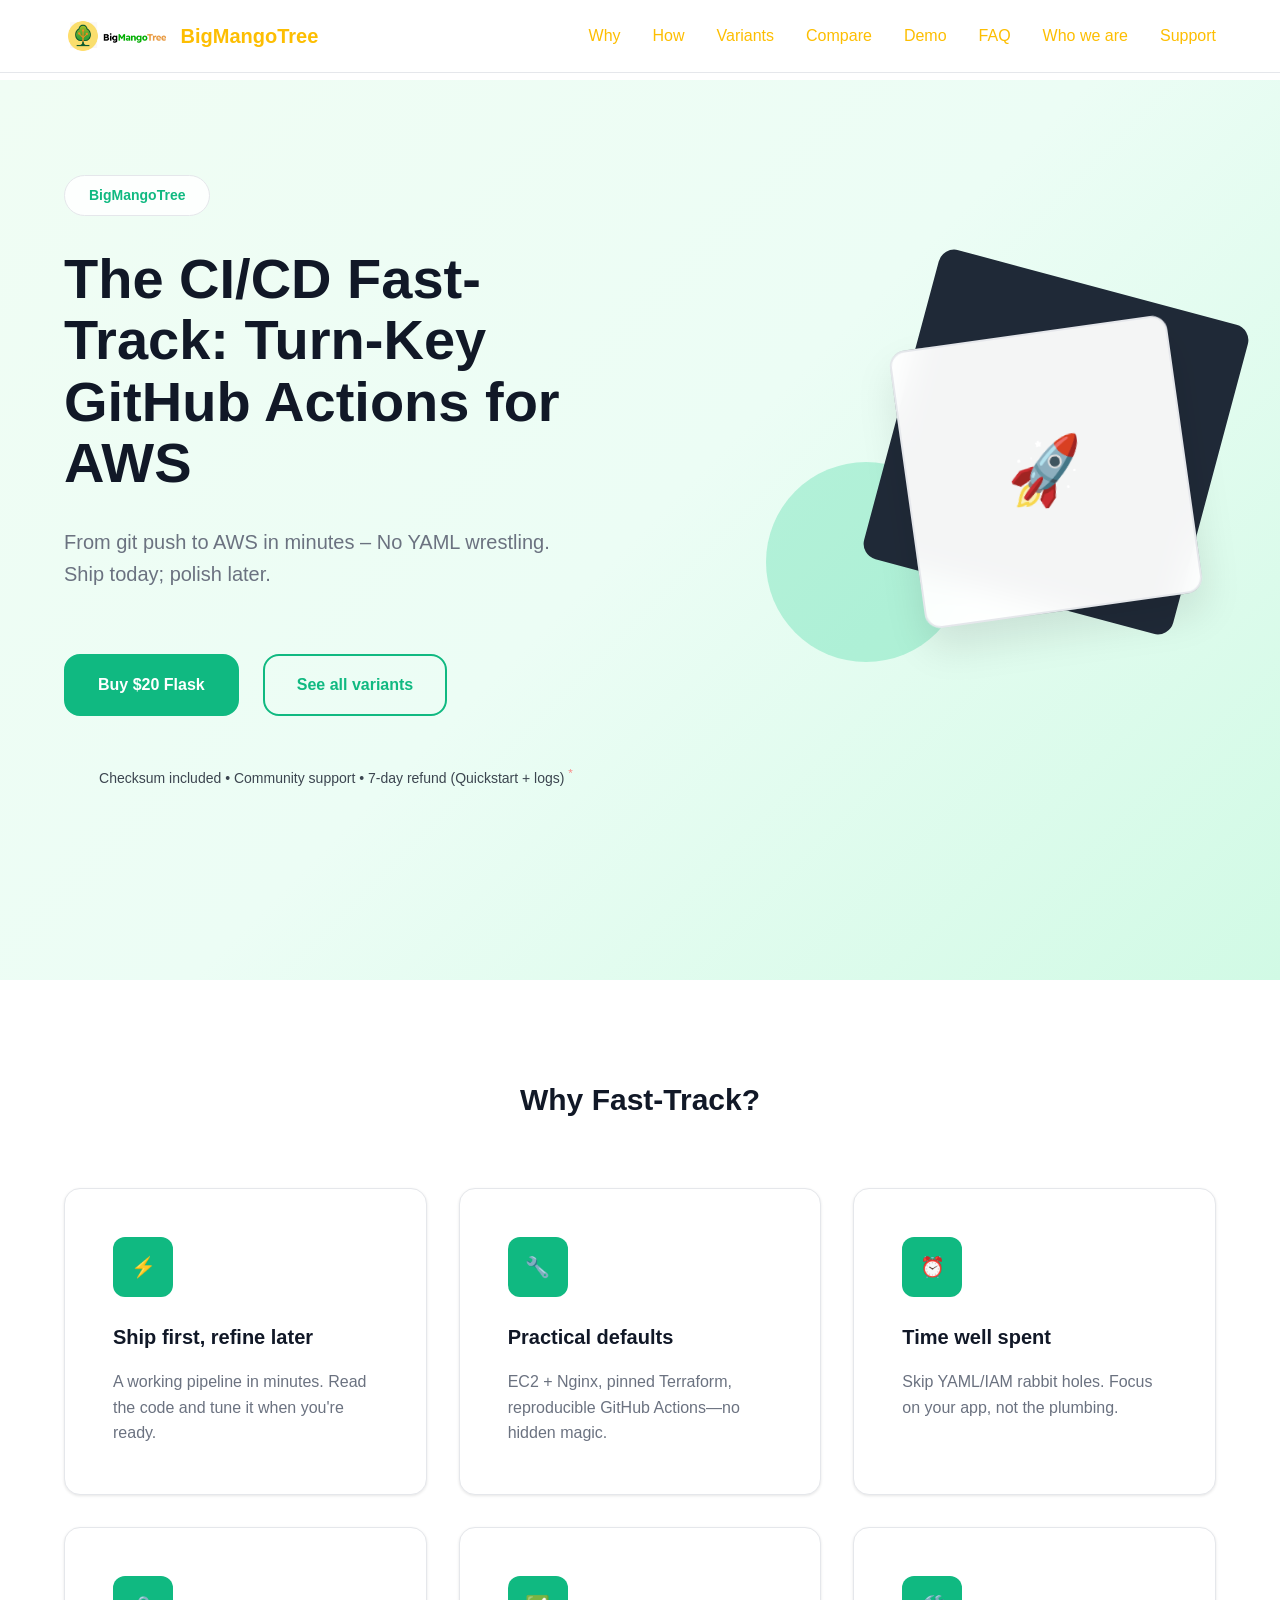
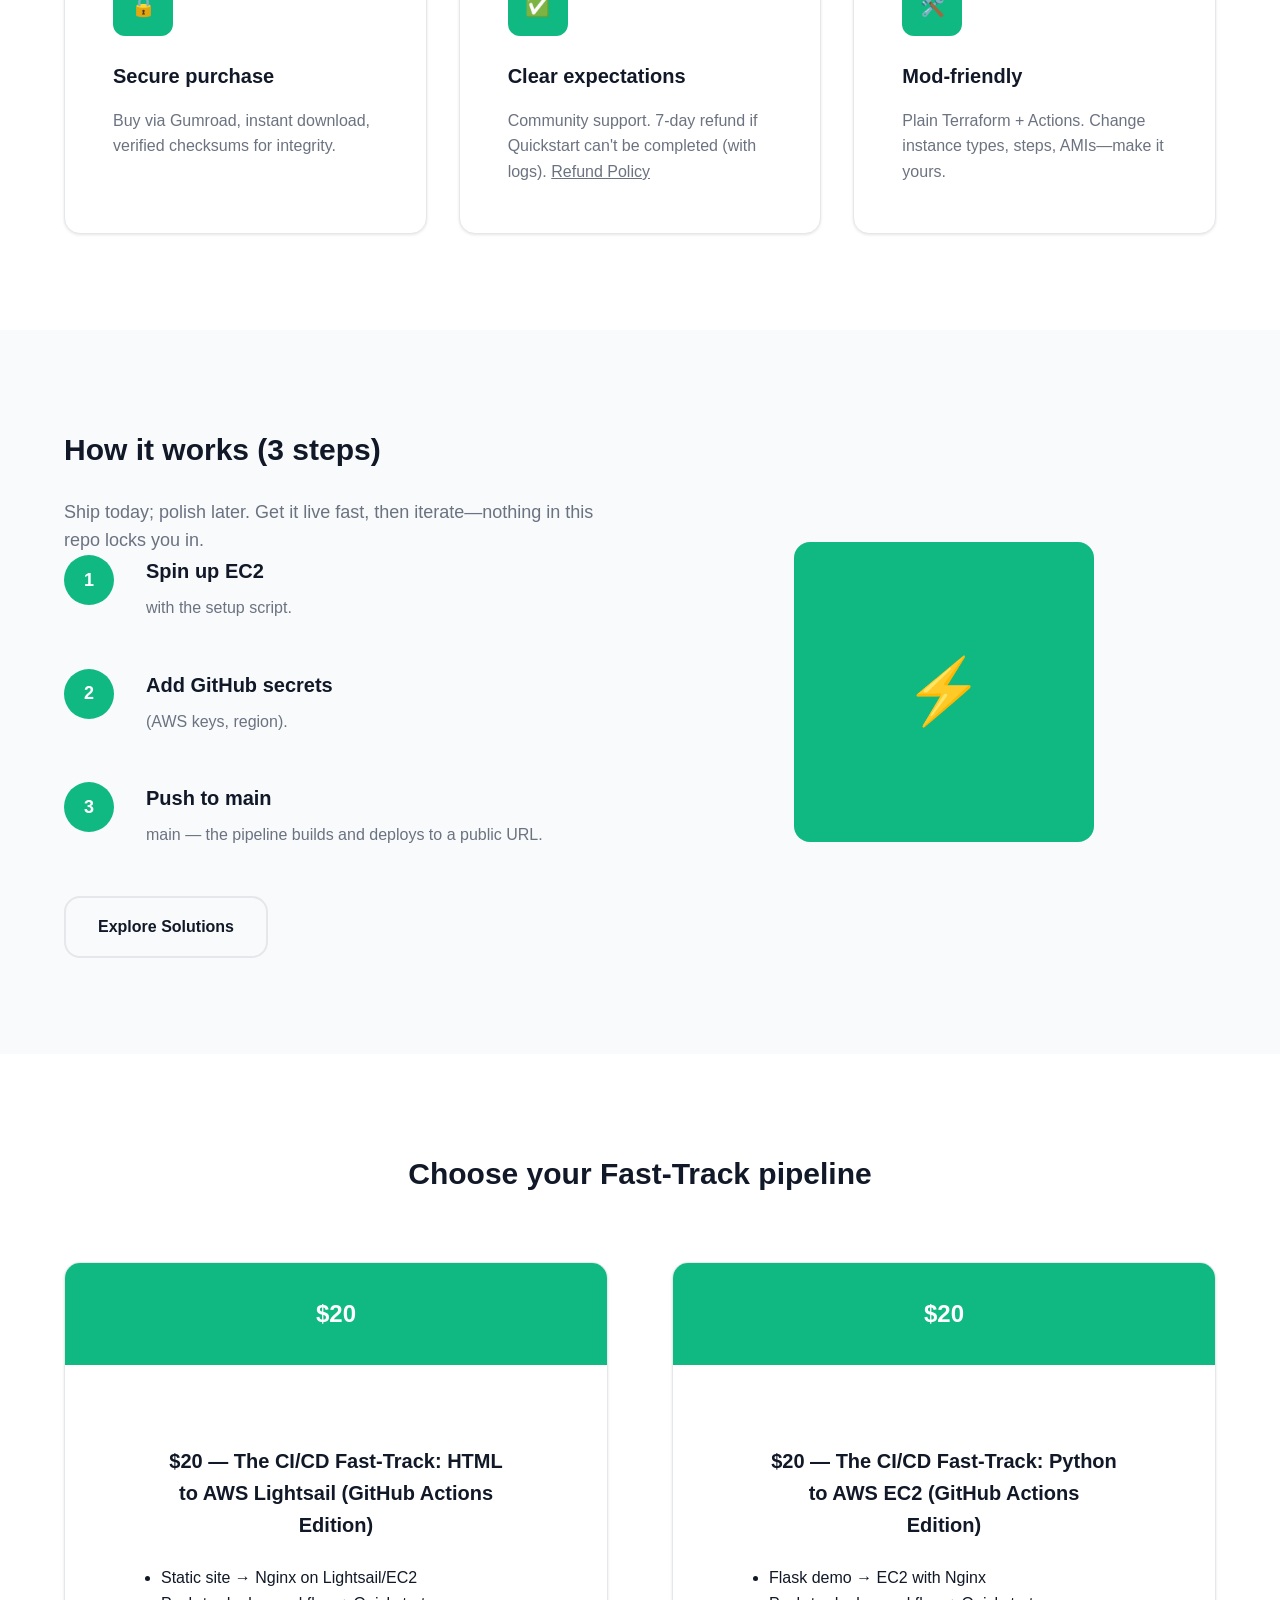
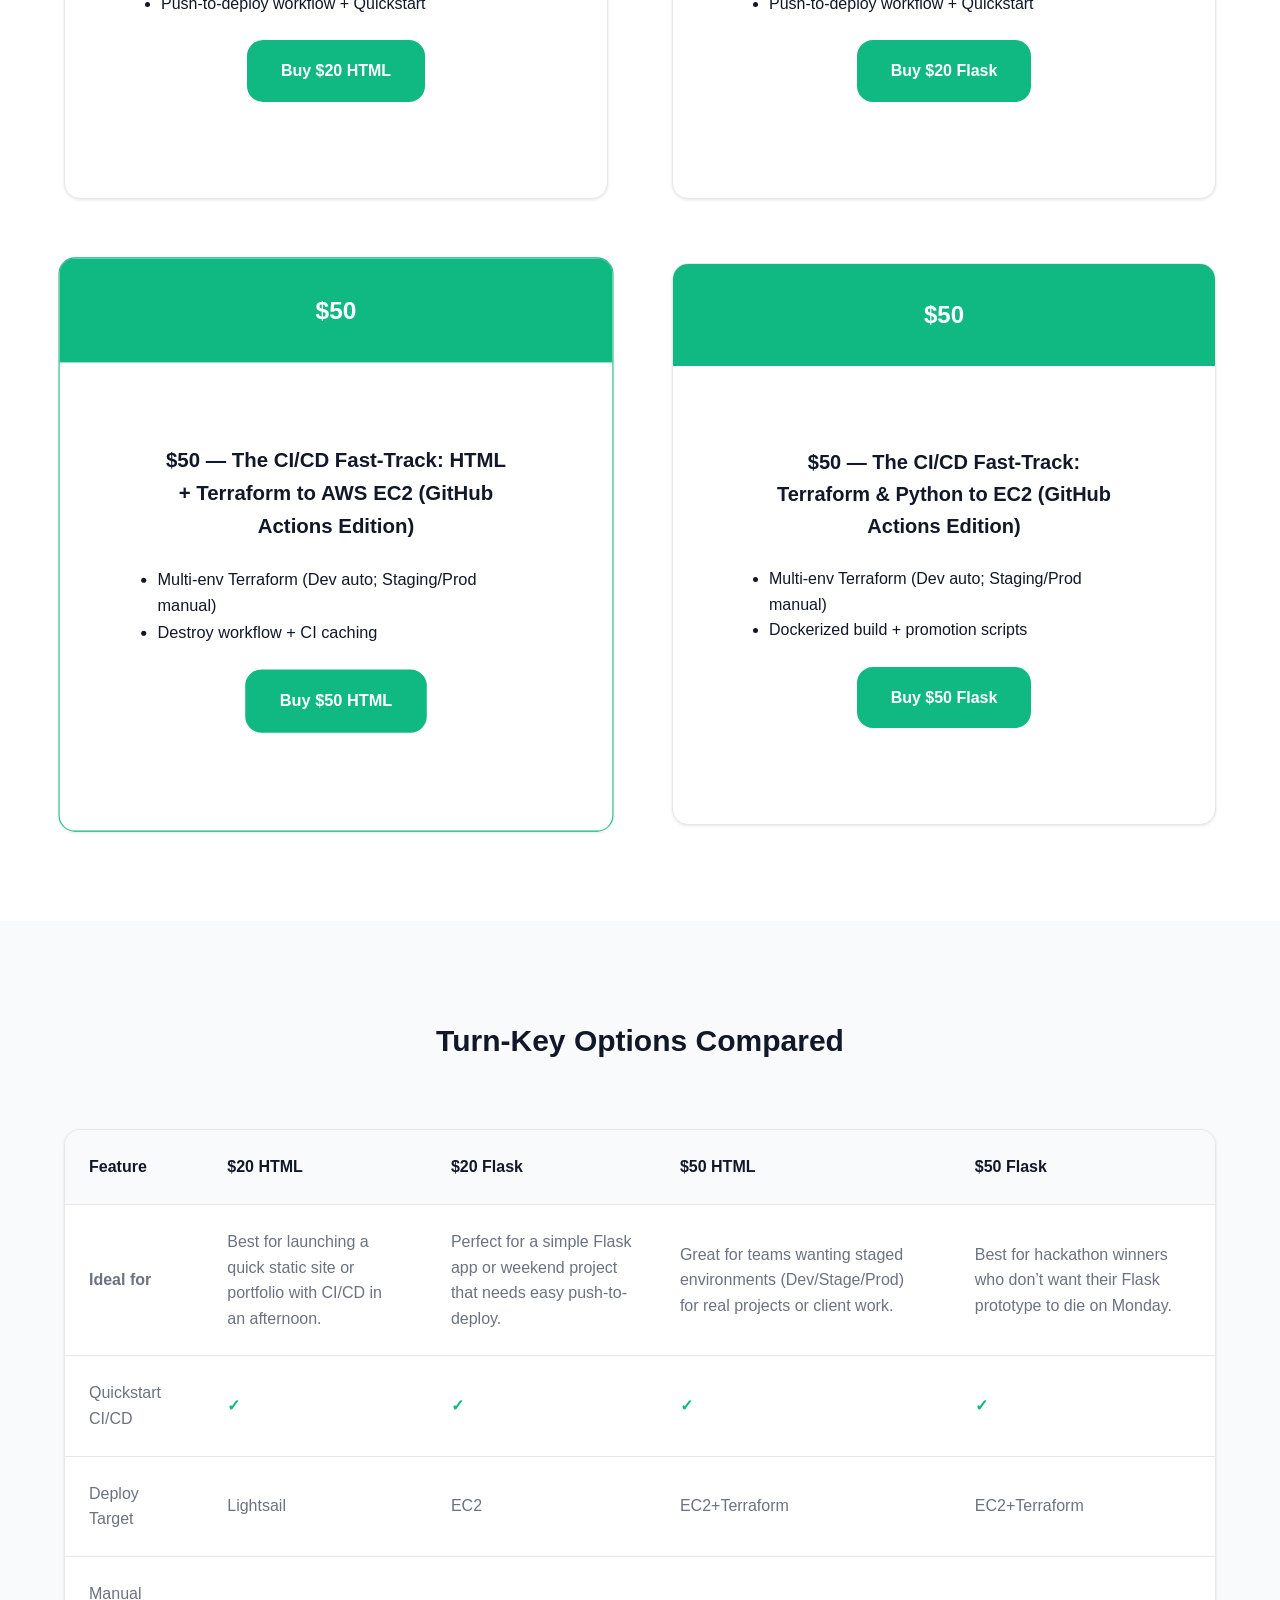
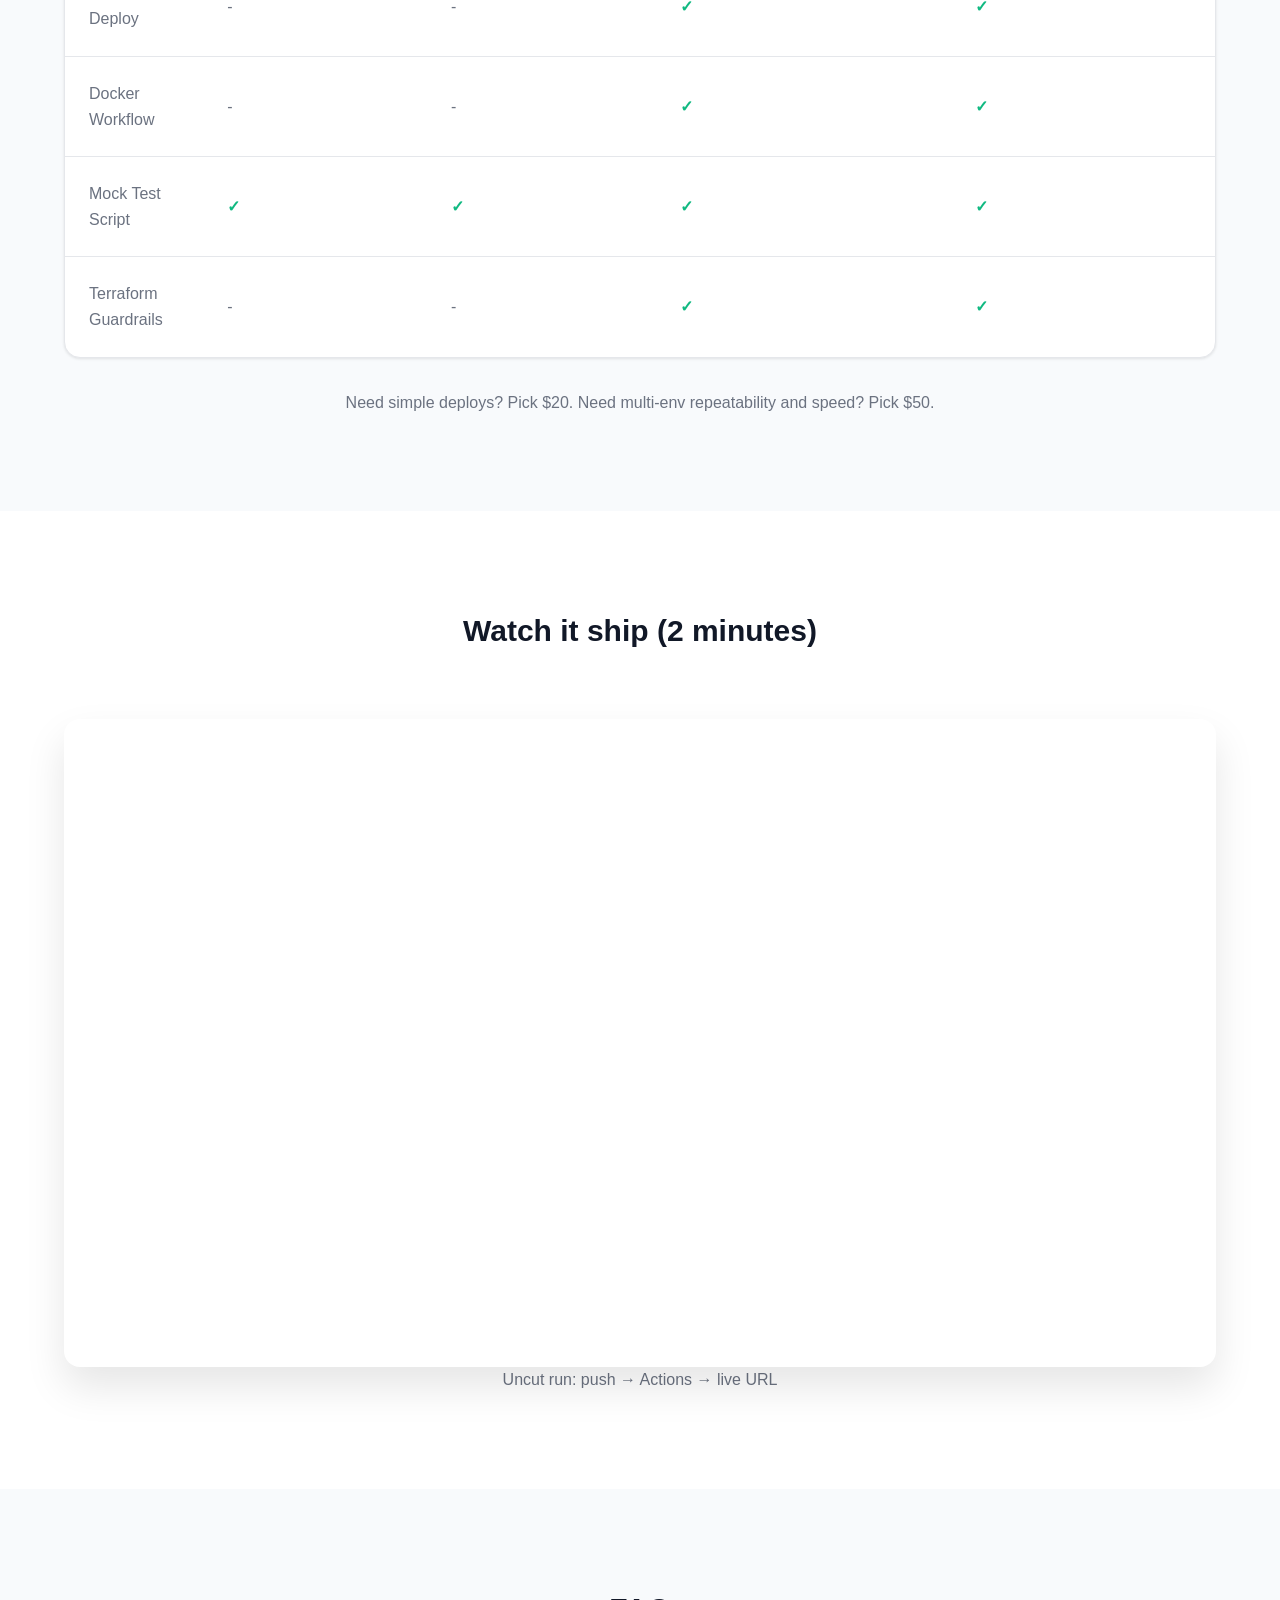
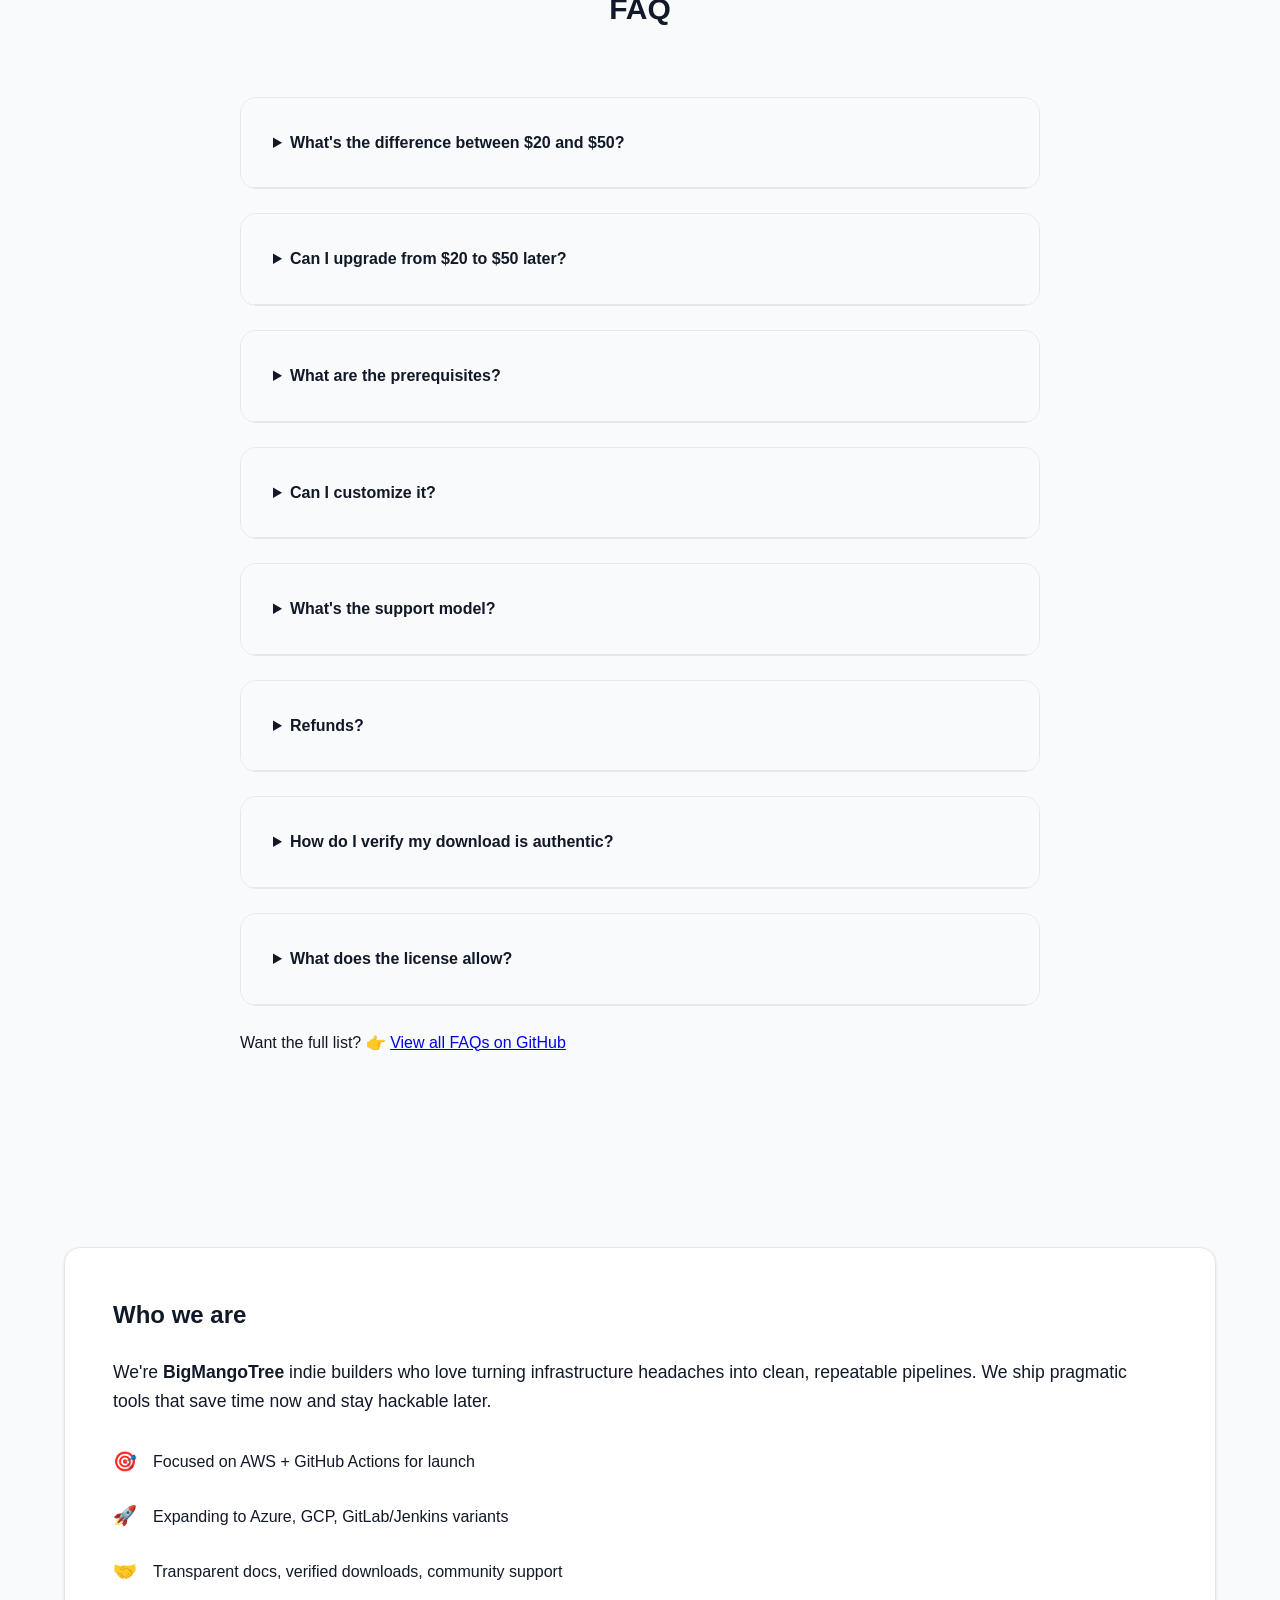
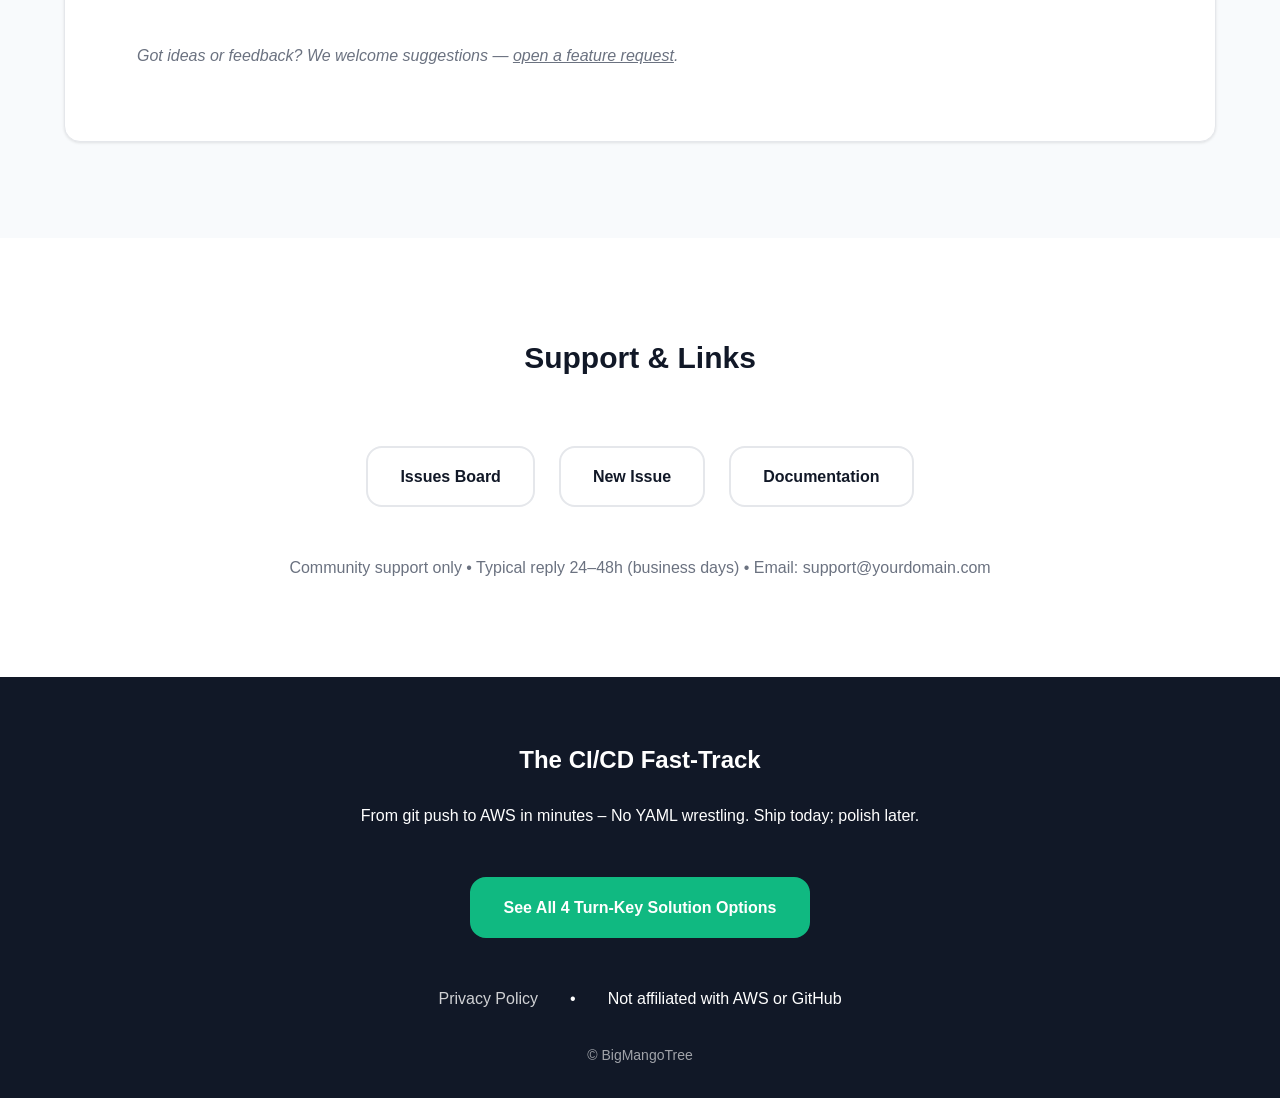
<file: index.html>
<!doctype html>
<html lang="en">

<head>
  <meta charset="utf-8" />
  <title>The CI/CD Fast-Track • Turn-Key GitHub Actions for AWS</title>
  <meta name="viewport" content="width=device-width, initial-scale=1" />
  <meta name="description" content="From git push to AWS in minutes – No YAML wrestling. Ship today; polish later." />
  <link rel="canonical" href="https://bigmangotree.github.io/index.html" />
  <link rel="stylesheet" href="styles/main.css" />
</head>

<body>
  <!-- Header Navigation -->
  <header class="header-main">
    <div class="layout-container">
      <nav class="nav-container">
        <a href="#hero" class="nav-brand">
          <img src="images/bigmangotree-logo.png" alt="BigMangoTree Logo" class="nav-brand__logo">
          BigMangoTree
        </a>
        <ul class="nav-menu">
          <li><a href="#features" class="nav-link">Why</a></li>
          <li><a href="#how-it-works" class="nav-link">How</a></li>
          <li><a href="#products" class="nav-link">Variants</a></li>
          <li><a href="#comparison" class="nav-link">Compare</a></li>
          <li><a href="#demo" class="nav-link">Demo</a></li>
          <li><a href="#faq" class="nav-link">FAQ</a></li>
          <li><a href="#about" class="nav-link">Who we are</a></li>
          <li><a href="#support" class="nav-link">Support</a></li>
        </ul>
      </nav>
    </div>
  </header>

  <!-- Hero Section -->
  <section id="hero" class="layout-section layout-section--hero">
    <div class="hero-visual-container">
      <div class="hero-content">
        <span class="hero-badge">BigMangoTree</span>
        <h1 class="hero-title">The CI/CD Fast-Track: Turn-Key GitHub Actions for AWS</h1>
        <p class="hero-subtitle">From git push to AWS in minutes – No YAML wrestling. Ship today; polish later.</p>
        <div class="hero-actions">
          <a href="GUMROAD_20_FLASK" class="btn btn--primary">Buy $20 Flask</a>
          <a href="#products" class="btn btn--secondary">See all variants</a>
        </div>
        <p class="text-center mt-lg" style="font-size: var(--font-size-sm); opacity: 0.8;">
          Checksum included • Community support • 7-day refund (Quickstart + logs)
          <sup style="cursor: pointer; color: #ff6b6b;" data-modal-open="#refund-modal">*</sup>
        </p>
      </div>
      <div class="hero-visual-area">
        <div class="hero-visual-accent"></div>
        <div class="hero-visual-bg"></div>
        <div class="hero-visual-main">
          <span style="font-size: 4rem;">🚀</span>
        </div>
      </div>
    </div>
  </section>

  <!-- Features Section -->
  <section id="features" class="layout-section">
    <div class="layout-container">
      <div class="section-header">
        <h2 class="section-title">Why Fast-Track?</h2>
      </div>
      <div class="feature-grid">
        <div class="card">
          <div class="card__icon">⚡</div>
          <h3 class="card__title">Ship first, refine later</h3>
          <p class="card__description">A working pipeline in minutes. Read the code and tune it when you're ready.</p>
        </div>
        <div class="card">
          <div class="card__icon">🔧</div>
          <h3 class="card__title">Practical defaults</h3>
          <p class="card__description">EC2 + Nginx, pinned Terraform, reproducible GitHub Actions—no hidden magic.</p>
        </div>
        <div class="card">
          <div class="card__icon">⏰</div>
          <h3 class="card__title">Time well spent</h3>
          <p class="card__description">Skip YAML/IAM rabbit holes. Focus on your app, not the plumbing.</p>
        </div>
        <div class="card">
          <div class="card__icon">🔒</div>
          <h3 class="card__title">Secure purchase</h3>
          <p class="card__description">Buy via Gumroad, instant download, verified checksums for integrity.</p>
        </div>
        <div class="card">
          <div class="card__icon">✅</div>
          <h3 class="card__title">Clear expectations</h3>
          <p class="card__description">
            Community support. 7-day refund if Quickstart can't be completed (with logs).
            <a data-modal-open="#refund-modal" style="cursor: pointer; text-decoration: underline;">Refund Policy</a>
          </p>
        </div>
        <div class="card">
          <div class="card__icon">🛠️</div>
          <h3 class="card__title">Mod-friendly</h3>
          <p class="card__description">Plain Terraform + Actions. Change instance types, steps, AMIs—make it yours.</p>
        </div>
      </div>
    </div>
  </section>

  <!-- How It Works Section -->
  <section id="how-it-works" class="layout-section layout-section--alt">
    <div class="layout-container">
      <div class="layout-grid layout-grid--2col">
        <div>
          <h2 class="section-title text-left">How it works (3 steps)</h2>
          <p class="section-subtitle text-left">Ship today; polish later. Get it live fast, then iterate—nothing in this
            repo locks you in.</p>
          <div class="step-list">
            <div class="step-item">
              <div class="step-content">
                <h3>Spin up EC2</h3>
                <p>with the setup script.</p>
              </div>
            </div>
            <div class="step-item">
              <div class="step-content">
                <h3>Add GitHub secrets</h3>
                <p>(AWS keys, region).</p>
              </div>
            </div>
            <div class="step-item">
              <div class="step-content">
                <h3>Push to main</h3>
                <p>main — the pipeline builds and deploys to a public URL.</p>
              </div>
            </div>
          </div>
          <div class="mt-xl">
            <a href="#products" class="btn btn--outline">Explore Solutions</a>
          </div>
        </div>
        <div class="hero-visual">⚡</div>
      </div>
    </div>
  </section>

  <!-- Products Section -->
  <section id="products" class="layout-section">
    <div class="layout-container">
      <div class="section-header">
        <h2 class="section-title">Choose your Fast-Track pipeline</h2>
      </div>
      <div class="layout-grid layout-grid--2col">
        <div class="card card--product">
          <div class="card__price">$20</div>
          <div style="padding: var(--space-xl);">
            <h3 class="card__title">$20 — The CI/CD Fast-Track: HTML to AWS Lightsail (GitHub Actions Edition)</h3>
            <ul style="text-align: left; margin: var(--space-md) 0;">
              <li>Static site → Nginx on Lightsail/EC2</li>
              <li>Push-to-deploy workflow + Quickstart</li>
            </ul>
            <a href="GUMROAD_20_HTML" class="btn btn--primary">Buy $20 HTML</a>
          </div>
        </div>
        <div class="card card--product">
          <div class="card__price">$20</div>
          <div style="padding: var(--space-xl);">
            <h3 class="card__title">$20 — The CI/CD Fast-Track: Python to AWS EC2 (GitHub Actions Edition)</h3>
            <ul style="text-align: left; margin: var(--space-md) 0;">
              <li>Flask demo → EC2 with Nginx</li>
              <li>Push-to-deploy workflow + Quickstart</li>
            </ul>
            <a href="GUMROAD_20_FLASK" class="btn btn--primary">Buy $20 Flask</a>
          </div>
        </div>
        <div class="card card--product card--featured">
          <div class="card__price">$50</div>
          <div style="padding: var(--space-xl);">
            <h3 class="card__title">$50 — The CI/CD Fast-Track: HTML + Terraform to AWS EC2 (GitHub Actions Edition)
            </h3>
            <ul style="text-align: left; margin: var(--space-md) 0;">
              <li>Multi-env Terraform (Dev auto; Staging/Prod manual)</li>
              <li>Destroy workflow + CI caching</li>
            </ul>
            <a href="GUMROAD_50_HTML" class="btn btn--primary">Buy $50 HTML</a>
          </div>
        </div>
        <div class="card card--product">
          <div class="card__price">$50</div>
          <div style="padding: var(--space-xl);">
            <h3 class="card__title">$50 — The CI/CD Fast-Track: Terraform & Python to EC2 (GitHub Actions Edition)</h3>
            <ul style="text-align: left; margin: var(--space-md) 0;">
              <li>Multi-env Terraform (Dev auto; Staging/Prod manual)</li>
              <li>Dockerized build + promotion scripts</li>
            </ul>
            <a href="GUMROAD_50_FLASK" class="btn btn--primary">Buy $50 Flask</a>
          </div>
        </div>
      </div>
    </div>
  </section>

  <!-- Comparison Section -->
  <section id="comparison" class="layout-section layout-section--alt">
    <div class="layout-container">
      <div class="section-header">
        <h2 class="section-title">Turn-Key Options Compared</h2>
      </div>
      <div class="table-container">
        <table class="table">
          <thead>
            <tr>
              <th>Feature</th>
              <th>$20 HTML</th>
              <th>$20 Flask</th>
              <th>$50 HTML</th>
              <th>$50 Flask</th>
            </tr>
          </thead>
          <tbody>
            <tr>
              <td><strong>Ideal for</strong></td>
              <td>Best for launching a quick static site or portfolio with CI/CD in an afternoon.</td>
              <td>Perfect for a simple Flask app or weekend project that needs easy push-to-deploy.</td>
              <td>Great for teams wanting staged environments (Dev/Stage/Prod) for real projects or client work.</td>
              <td>Best for hackathon winners who don’t want their Flask prototype to die on Monday.</td>
            </tr>
            <tr>
              <td>Quickstart CI/CD</td>
              <td><span class="table-checkmark">✓</span></td>
              <td><span class="table-checkmark">✓</span></td>
              <td><span class="table-checkmark">✓</span></td>
              <td><span class="table-checkmark">✓</span></td>
            </tr>
            <tr>
              <td>Deploy Target</td>
              <td>Lightsail</td>
              <td>EC2</td>
              <td>EC2+Terraform</td>
              <td>EC2+Terraform</td>
            </tr>
            <tr>
              <td>Manual Deploy</td>
              <td>-</td>
              <td>-</td>
              <td><span class="table-checkmark">✓</span></td>
              <td><span class="table-checkmark">✓</span></td>
            </tr>
            <tr>
              <td>Docker Workflow</td>
              <td>-</td>
              <td>-</td>
              <td><span class="table-checkmark">✓</span></td>
              <td><span class="table-checkmark">✓</span></td>
            </tr>
            <tr>
              <td>Mock Test Script</td>
              <td><span class="table-checkmark">✓</span></td>
              <td><span class="table-checkmark">✓</span></td>
              <td><span class="table-checkmark">✓</span></td>
              <td><span class="table-checkmark">✓</span></td>
            </tr>
            <tr>
              <td>Terraform Guardrails</td>
              <td>-</td>
              <td>-</td>
              <td><span class="table-checkmark">✓</span></td>
              <td><span class="table-checkmark">✓</span></td>
            </tr>
          </tbody>
        </table>
      </div>
      <p class="text-center mt-lg text-secondary">
        Need simple deploys? Pick $20. Need multi-env repeatability and speed? Pick $50.
      </p>
    </div>
  </section>

  <!-- Demo Section -->
  <section id="demo" class="layout-section">
    <div class="layout-container">
      <div class="section-header">
        <h2 class="section-title">Watch it ship (2 minutes)</h2>
      </div>
      <div
        style="position: relative; padding-top: 56.25%; border-radius: var(--border-radius); overflow: hidden; box-shadow: var(--shadow-lg);">
        <iframe src="https://www.youtube.com/embed/VIDEO_ID" title="BigMangoTree CI/CD Fast-Track Demo"
          style="position: absolute; top: 0; left: 0; width: 100%; height: 100%; border: 0;" allowfullscreen>
        </iframe>
      </div>
      <p class="text-center mt-md text-secondary">
        Uncut run: push → Actions → live URL
      </p>
    </div>
  </section>

  <!-- FAQ Section -->
  <section id="faq" class="layout-section layout-section--alt">
    <div class="layout-container">
      <div class="section-header">
        <h2 class="section-title">FAQ</h2>
      </div>
      <div class="faq-container">
        <details class="faq-item">
          <summary class="faq-question">What's the difference between $20 and $50?</summary>
          <div class="faq-answer">
            <p>$20 = single-env push-to-deploy (HTML or Flask). $50 = multi-env (Dev auto + manual Staging/Prod),
              Terraform guardrails, destroy workflow, caching. Flask Pro adds Docker build + promotion scripts.</p>
          </div>
        </details>

        <details class="faq-item">
          <summary class="faq-question">Can I upgrade from $20 to $50 later?</summary>
          <div class="faq-answer">
            <p>Yes. Replace the $20 workflows with the $50 set and follow the Quickstart. Your infra state can stay; you
              mainly swap CI steps (test on a new branch first).</p>
          </div>
        </details>

        <details class="faq-item">
          <summary class="faq-question">What are the prerequisites?</summary>
          <div class="faq-answer">
            <p>
              Each product has slightly different prerequisites.
              <mark>TODO: Update this section with exact versions and AWS services once final.</mark>
            </p>
            <table>
              <tr>
                <th>Prerequisite</th>
                <th>$20 HTML</th>
                <th>$20 Flask</th>
                <th>$50 HTML</th>
                <th>$50 Flask</th>
              </tr>
              <tr>
                <td>AWS Account + IAM Credentials</td>
                <td>✅</td>
                <td>✅</td>
                <td>✅</td>
                <td>✅</td>
              </tr>
              <tr>
                <td>GitHub Repo (Actions enabled)</td>
                <td>✅</td>
                <td>✅</td>
                <td>✅</td>
                <td>✅</td>
              </tr>
              <tr>
                <td>Terraform Installed</td>
                <td>❌</td>
                <td>❌</td>
                <td>✅ (pinned version)</td>
                <td>✅ (pinned version)</td>
              </tr>
              <tr>
                <td>Python 3.10+ (local optional)</td>
                <td>N/A</td>
                <td>✅</td>
                <td>N/A</td>
                <td>✅</td>
              </tr>
              <tr>
                <td>Docker (for builds)</td>
                <td>❌</td>
                <td>❌</td>
                <td>❌</td>
                <td>✅</td>
              </tr>
            </table>
          </div>
        </details>

        <details class="faq-item">
          <summary class="faq-question">Can I customize it?</summary>
          <div class="faq-answer">
            <p>Absolutely. You're licensed to modify for your own projects: edit variables (region, instance type), add
              steps (linters/tests), swap AMIs, or extend the pipeline.</p>
          </div>
        </details>

        <details class="faq-item">
          <summary class="faq-question">What's the support model?</summary>
          <div class="faq-answer">
            <p>Community support only. If AWS/GitHub changes break a script, open a GitHub Issue with logs—we'll patch.
              No 1:1 consulting or SLAs included.</p>
          </div>
        </details>

        <details class="faq-item">
          <summary class="faq-question">Refunds?</summary>
          <div class="faq-answer">
            <p>
              We want you to succeed. If you can't complete the Quickstart within 7 days and share relevant
              logs/errors, you qualify for a refund.
              <a href="#" data-modal-open="#refund-modal">Read full Refund Policy →</a>
            </p>
          </div>
        </details>

        <details class="faq-item">
          <summary class="faq-question">How do I verify my download is authentic?</summary>
          <div class="faq-answer">
            <p>
              Each ZIP includes <code>checksums.txt</code> (SHA-256). Compare against your file:
            <ul>
              <li><b>macOS/Linux:</b> <code>shasum -a 256 file.zip</code></li>
              <li><b>Windows (PowerShell):</b> <code>Get-FileHash file.zip -Algorithm SHA256</code></li>
            </ul>
            </p>
          </div>
        </details>

        <details class="faq-item">
          <summary class="faq-question">What does the license allow?</summary>
          <div class="faq-answer">
            <p>You can use and modify internally for your projects/teams. Redistribution/resale is not permitted. See
              LICENSE.md for full terms.</p>
          </div>
        </details>

        <div class="modal">
          Want the full list? 👉
          <a href="https://github.com/BigMangoTree/faq.md" target="_blank" rel="noopener">
            View all FAQs on GitHub
          </a>
        </div>
      </div>
    </div>
  </section>

  <!-- WHO WE ARE -->
  <section id="about" class="layout-section layout-section--alt">
    <div class="layout-container">
      <div class="layout-grid layout-grid--2col" style="align-items: center; gap: var(--space-xxl);">
        <div>
          <div class="card" style="padding: var(--space-xl); text-align: left;">
            <h3 style="color: var(--color-primary); margin-bottom: var(--space-md); font-size: 1.5rem;">
              Who we are
            </h3>

            <p style="font-size: 1.1rem; line-height: 1.6; margin-bottom: var(--space-lg);">
              We're <strong>BigMangoTree</strong> indie builders who love turning infrastructure headaches into clean,
              repeatable pipelines. We ship pragmatic tools that save time now and stay hackable later.
            </p>

            <div class="feature-grid"
              style="grid-template-columns: 1fr; gap: var(--space-md); margin-bottom: var(--space-lg);">
              <div style="display: flex; align-items: center; gap: var(--space-sm);">
                <span style="color: var(--color-primary); font-size: 1.2rem;">🎯</span>
                <span>Focused on AWS + GitHub Actions for launch</span>
              </div>
              <div style="display: flex; align-items: center; gap: var(--space-sm);">
                <span style="color: var(--color-primary); font-size: 1.2rem;">🚀</span>
                <span>Expanding to Azure, GCP, GitLab/Jenkins variants</span>
              </div>
              <div style="display: flex; align-items: center; gap: var(--space-sm);">
                <span style="color: var(--color-primary); font-size: 1.2rem;">🤝</span>
                <span>Transparent docs, verified downloads, community support</span>
              </div>
            </div>

            <div
              style="background: var(--color-bg-secondary); padding: var(--space-md); border-radius: var(--border-radius); border-left: 4px solid var(--color-primary);">
              <p style="margin: 0; font-style: italic; color: var(--text-secondary);">
                Got ideas or feedback? We welcome suggestions —
                <a href="https://github.com/YOUR_REPO/feature-requests" target="_blank" rel="noopener"
                  style="color: var(--color-primary); text-decoration: underline;">open a feature request</a>.
              </p>
            </div>
          </div>
        </div>
      </div>
    </div>
  </section>

  <!-- Support Section -->
  <section id="support" class="layout-section">
    <div class="layout-container">
      <div class="section-header">
        <h2 class="section-title">Support & Links</h2>
      </div>
      <div
        style="display: flex; justify-content: center; gap: var(--space-md); flex-wrap: wrap; margin-bottom: var(--space-xl);">
        <a href="https://github.com/your-org/your-repo/issues" class="btn btn--outline">Issues Board</a>
        <a href="https://github.com/your-org/your-repo/issues/new/choose" class="btn btn--outline">New Issue</a>
        <a href="https://github.com/your-org/your-repo" class="btn btn--outline">Documentation</a>
      </div>
      <p class="text-center text-secondary">
        Community support only • Typical reply 24–48h (business days) • Email: support@yourdomain.com
      </p>
    </div>
  </section>

  <!-- Footer -->
  <footer class="footer-main">
    <div class="layout-container">
      <div class="footer-content">
        <h3 class="footer-title">The CI/CD Fast-Track</h3>
        <p class="mb-xl">From git push to AWS in minutes – No YAML wrestling. Ship today; polish later.</p>
        <a href="#products" class="btn btn--primary">See All 4 Turn-Key Solution Options</a>
      </div>

      <div class="footer-links">
        <a href="#" data-modal-open="#privacy-modal" class="footer-link">Privacy Policy</a>
        <span>•</span>
        <span>Not affiliated with AWS or GitHub</span>
      </div>

      <p style="opacity: 0.6; font-size: var(--font-size-sm); margin-top: var(--space-md);">
        © BigMangoTree
      </p>
    </div>
  </footer>

  <!-- Scroll to Top Button -->
  <button id="scrollTopBtn" class="scroll-top" title="Go to top">↑</button>

  <!-- Privacy Policy Modal -->
  <div id="privacy-modal" class="modal-overlay" aria-hidden="true" role="dialog">
    <div class="modal-dialog">
      <button class="modal-close" data-modal-close aria-label="Close">✕</button>
      <h3>Privacy Policy</h3>
      <div style="color: var(--text-secondary); font-size: var(--font-size-sm); margin-bottom: var(--space-md);">
        Effective: 20 Aug 2025</div>
      <div>
        <p>
          This site (<b>bigmangotree.github.io</b>)is a static website
          with no backend or user accounts. We don't collect personal details such as
          names, emails, or payment information here.
        </p>
        <p>
          We use <b>Google Analytics</b> to measure general traffic patterns
          (for example: page views, referral sources, device/browser type).
          This helps us understand how the site is used and improve it over time.
        </p>
        <p>
          Data collected through Google Analytics is processed by Google and may include your IP address.
          We don’t sell or share this data with anyone else. You can learn more in <a>Google’s Privacy Policy</a> or
          opt out via the <a>Google Analytics Opt-Out</a> tool.
        </p>
        <p>
          By using this site, you agree to this limited use of analytics.
        </p>
        <p>
          <strong>Payments & downloads.</strong> Purchases and file delivery are handled by Gumroad.
          Any information you provide at checkout is processed under Gumroad’s terms and
          privacy policy. We do not receive your full payment details.
        </p>
        <p>
          <strong>Support</strong> If you open a ticket on GitHub Issues,
          your post (including any logs you share) is public on GitHub.
          If you email us, we only use your message to reply and provide support;
          we do not sell, rent, or share it with third parties.
        </p>
        <p>
          <strong>No resale of data.</strong>
          We do not sell or broker any personal information—ever.
        </p>
        <p>
          <strong>Future changes.</strong>
          If we add optional analytics or additional features later,
          we’ll update this policy and note the change date.
        </p>
        <p>Questions? Contact: <a href="mailto:support@yourdomain.com">support@yourdomain.com</a></p>
      </div>
    </div>
  </div>

  <!-- Refund Policy Modal -->
  <div id="refund-modal" class="modal-overlay" aria-hidden="true" role="dialog">
    <div class="modal-dialog">
      <button class="modal-close" data-modal-close aria-label="Close">✕</button>
      <h3>Refund Policy</h3>
      <div style="color: var(--text-secondary); font-size: var(--font-size-sm); margin-bottom: var(--space-md);">
        Effective for all CI/CD Fast-Track products sold via Gumroad
      </div>
      <div>
        <p><strong>Window:</strong> Refunds are available within <b>7 calendar days</b> from purchase (based on the
          Gumroad receipt timestamp).</p>
        <p><strong>Eligibility.</strong> Refunds apply only if you are <em>unable to complete the documented
            Quickstart</em> after following the steps as written and using supported platforms/versions.</p>

        <p><strong>What to include.</strong> To request a refund, provide:
        <ul>
          <li>Gumroad <strong>order ID</strong> and purchaser email</li>
          <li><strong>SKU/variant</strong> (e.g., $20 HTML / $50 Flask)</li>
          <li><strong>Environment details</strong>: AWS region, Terraform version, GitHub runner OS</li>
          <li>Link to the <strong>failing GitHub Actions run</strong> and relevant <strong>logs/screenshots</strong> (no
            secrets)</li>
          <li><strong>Checksum verification</strong> confirming your ZIP matches <code>checksums.txt</code></li>
        </ul>
        </p>

        <p><strong>Exclusions (not refundable).</strong>
        <ul>
          <li>Incorrect or missing AWS credentials/permissions, region quotas, or local/network restrictions</li>
          <li>Deviations from the Quickstart (modified workflows/infra beyond documented variables)</li>
          <li>Third-party outages or changes outside our control</li>
          <li>Buyer’s remorse, cost concerns, or incompatibility with unsupported stacks</li>
        </ul>
        </p>

        <p><strong>Process.</strong> Open a GitHub Issue or email support with the above details. We’ll respond within
          <strong>24–48 business hours</strong> to help diagnose. If we confirm a product defect preventing Quickstart
          completion, we will issue a full refund via Gumroad; otherwise we’ll provide guidance to resolve the issue.
          Final eligibility is determined at our discretion.</p>

        <p><strong>After a refund.</strong> Your license is revoked for the refunded SKU; please delete all copies. One
          refund per customer per SKU.</p>

        <p class="muted" style="font-size:12px">Note: Gumroad processes the refund to your original payment method once
          we approve it.</p>
      </div>
    </div>
  </div>

  <script src="scripts/main.js"></script>
</body>

</html>
</file>
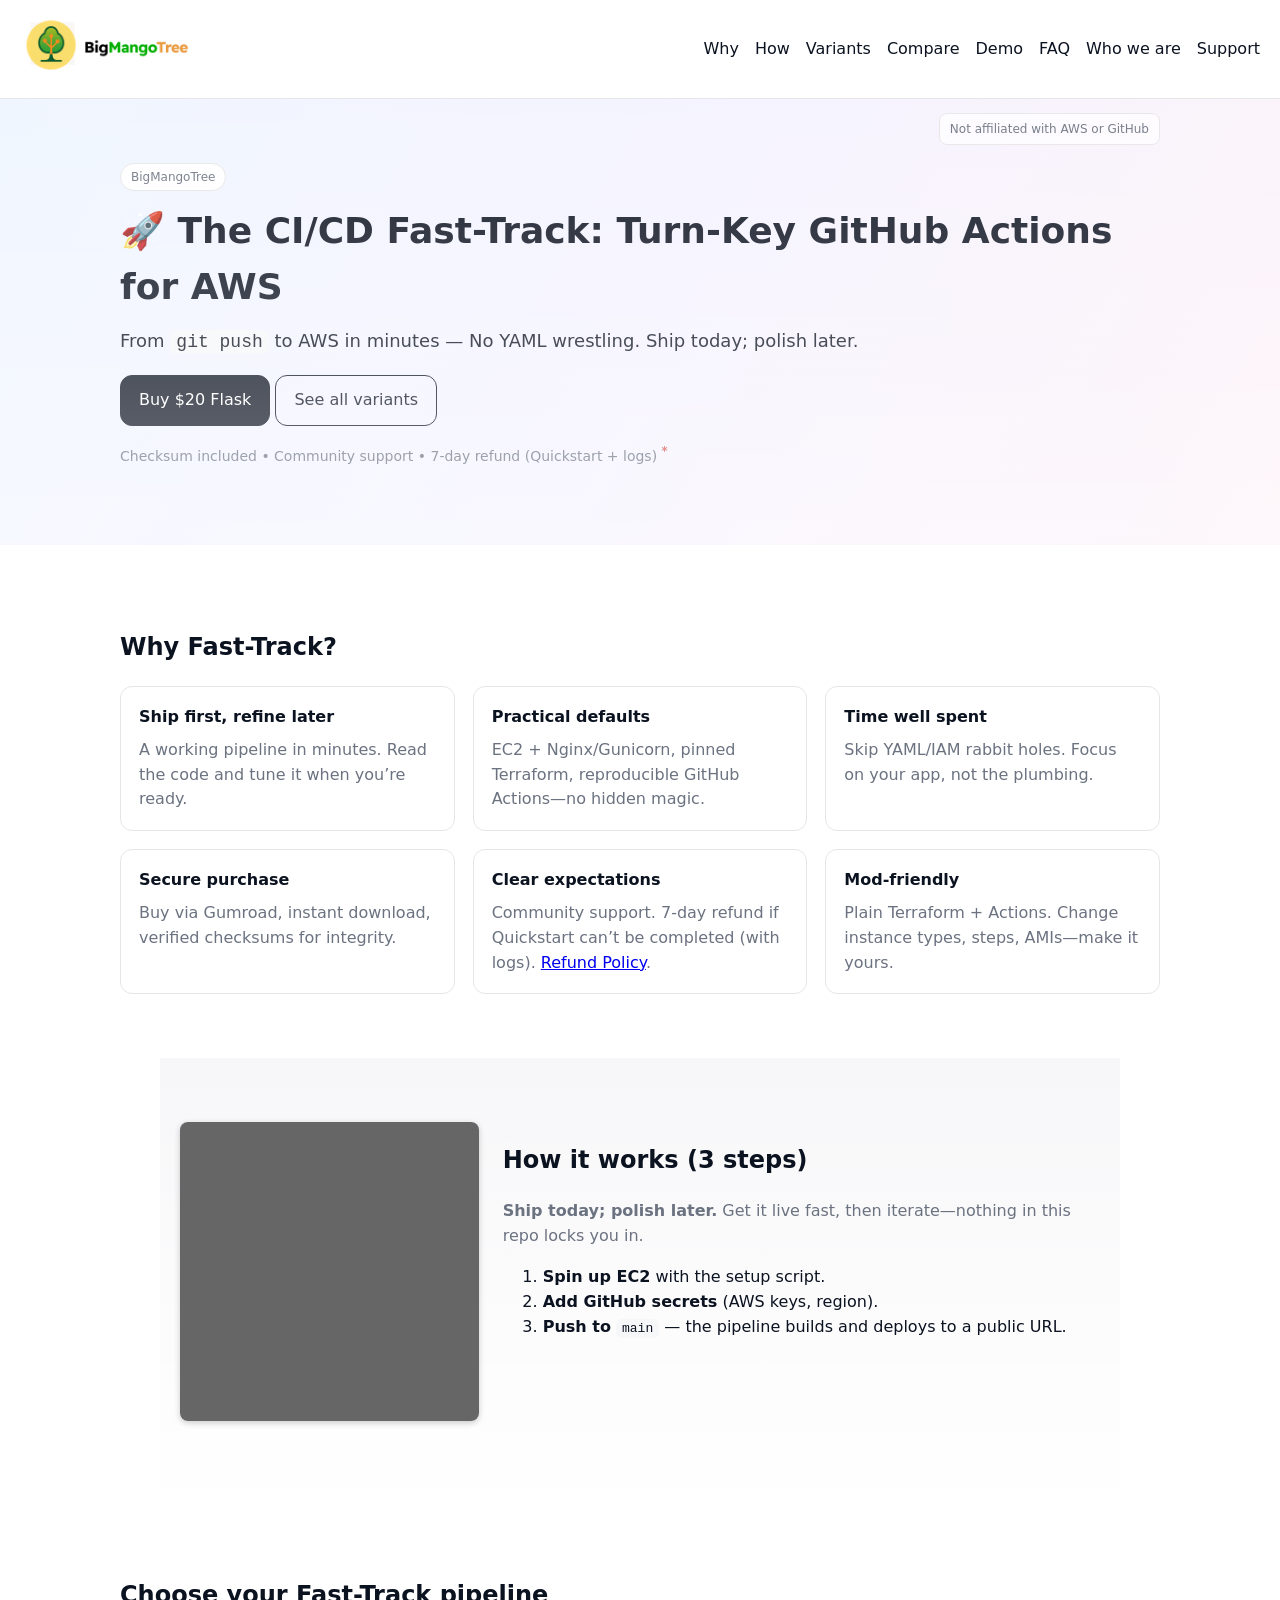
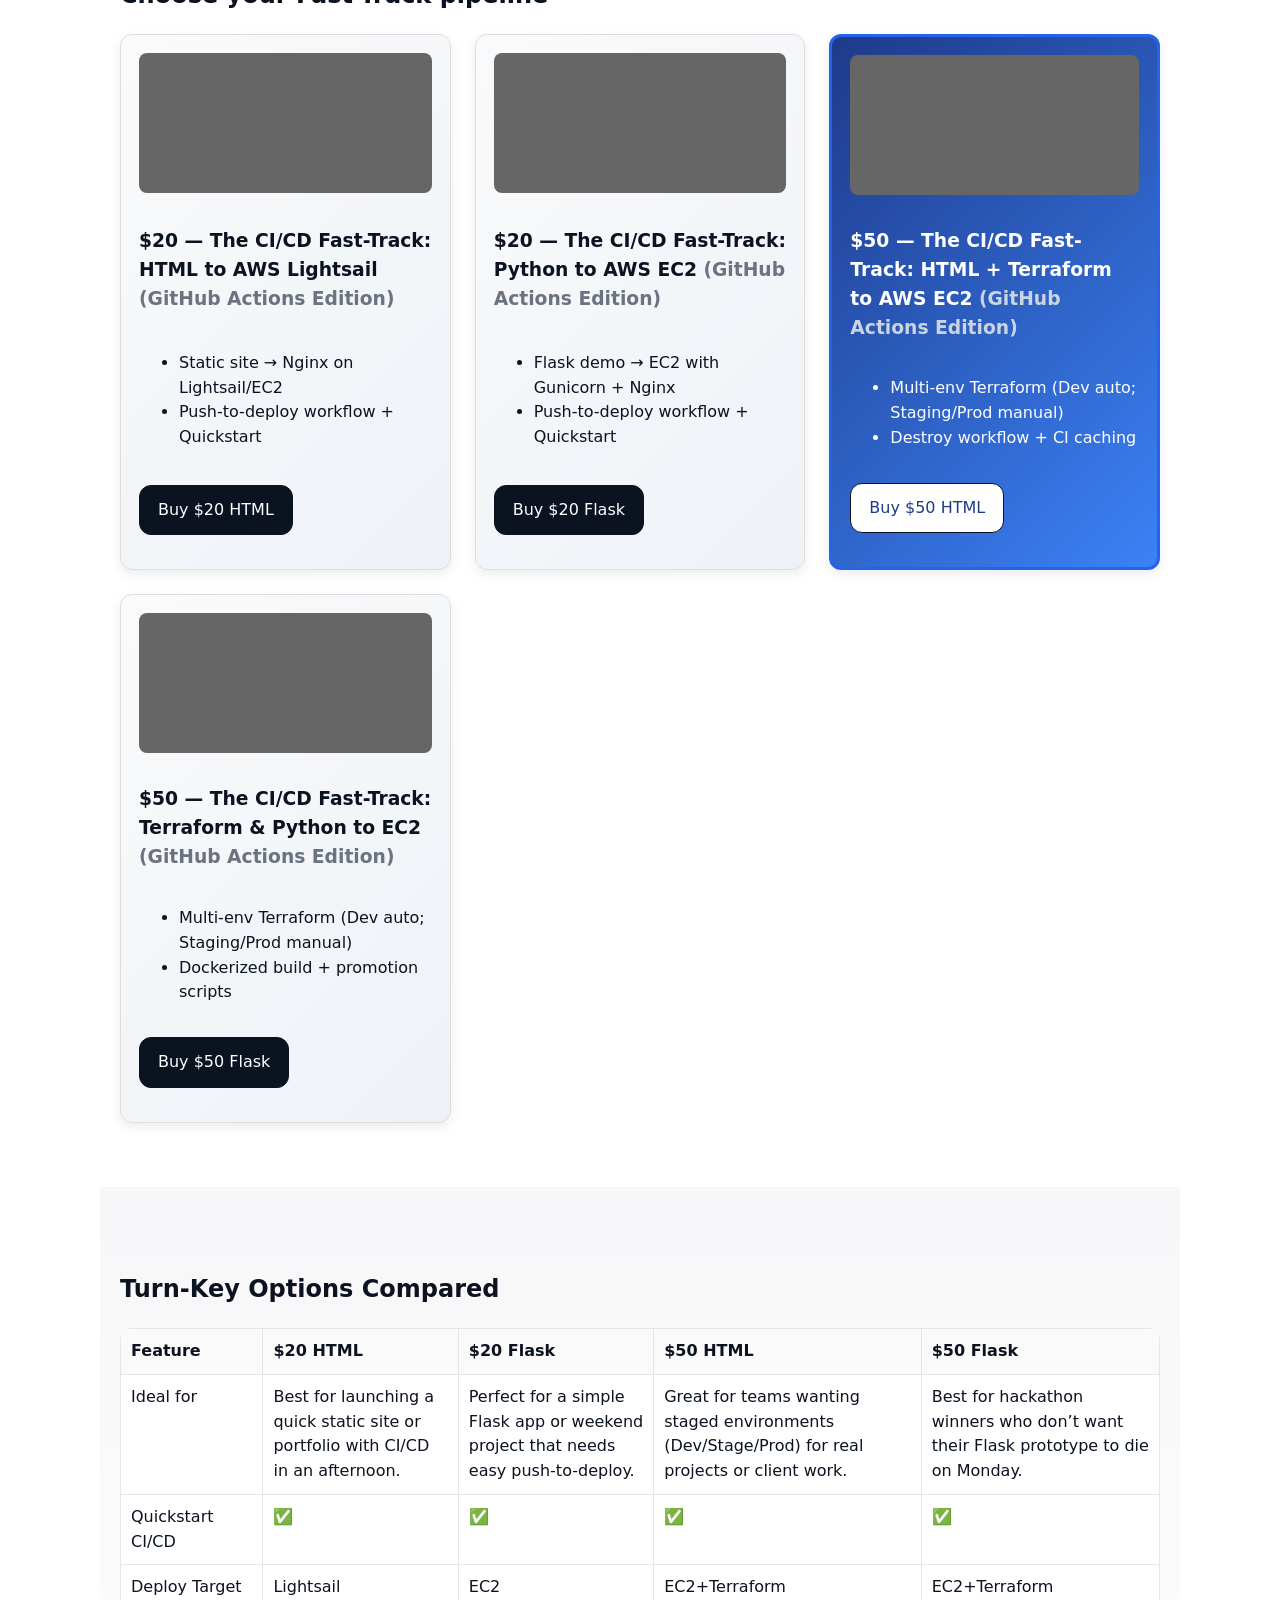
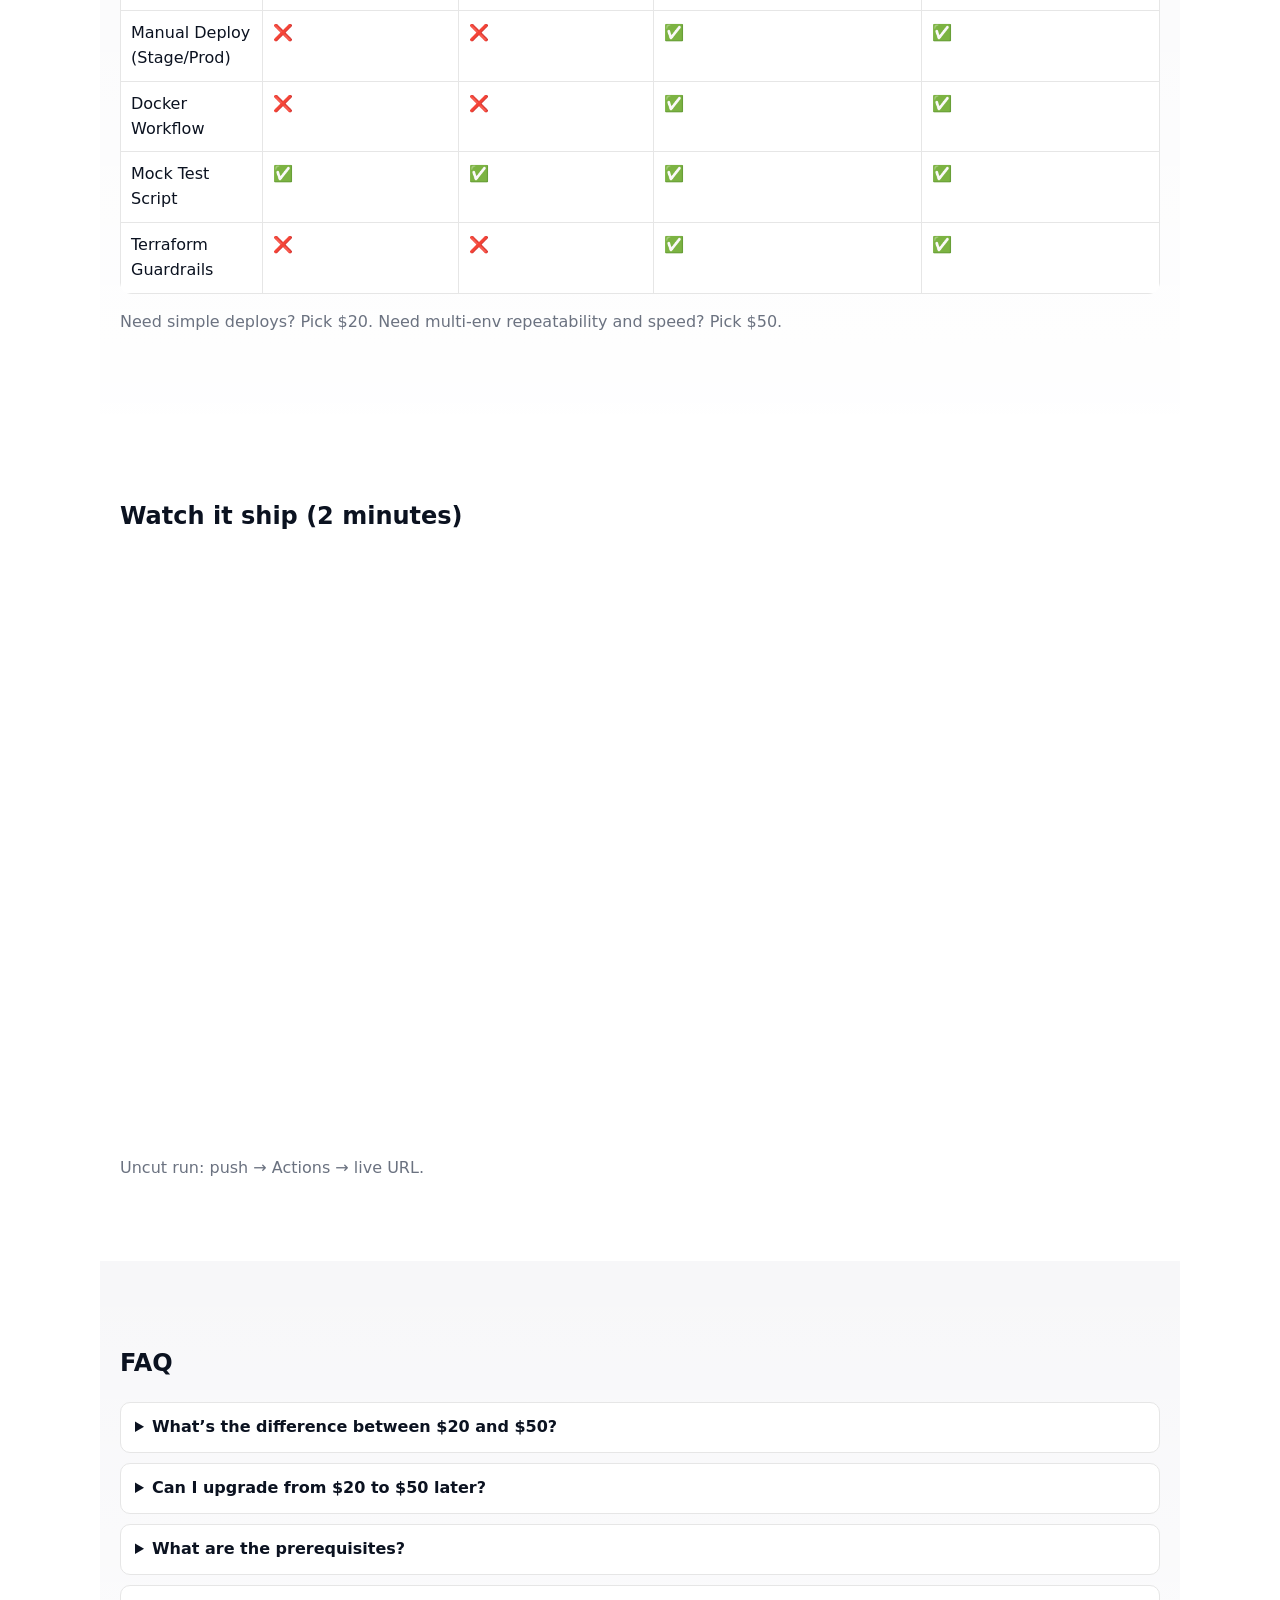
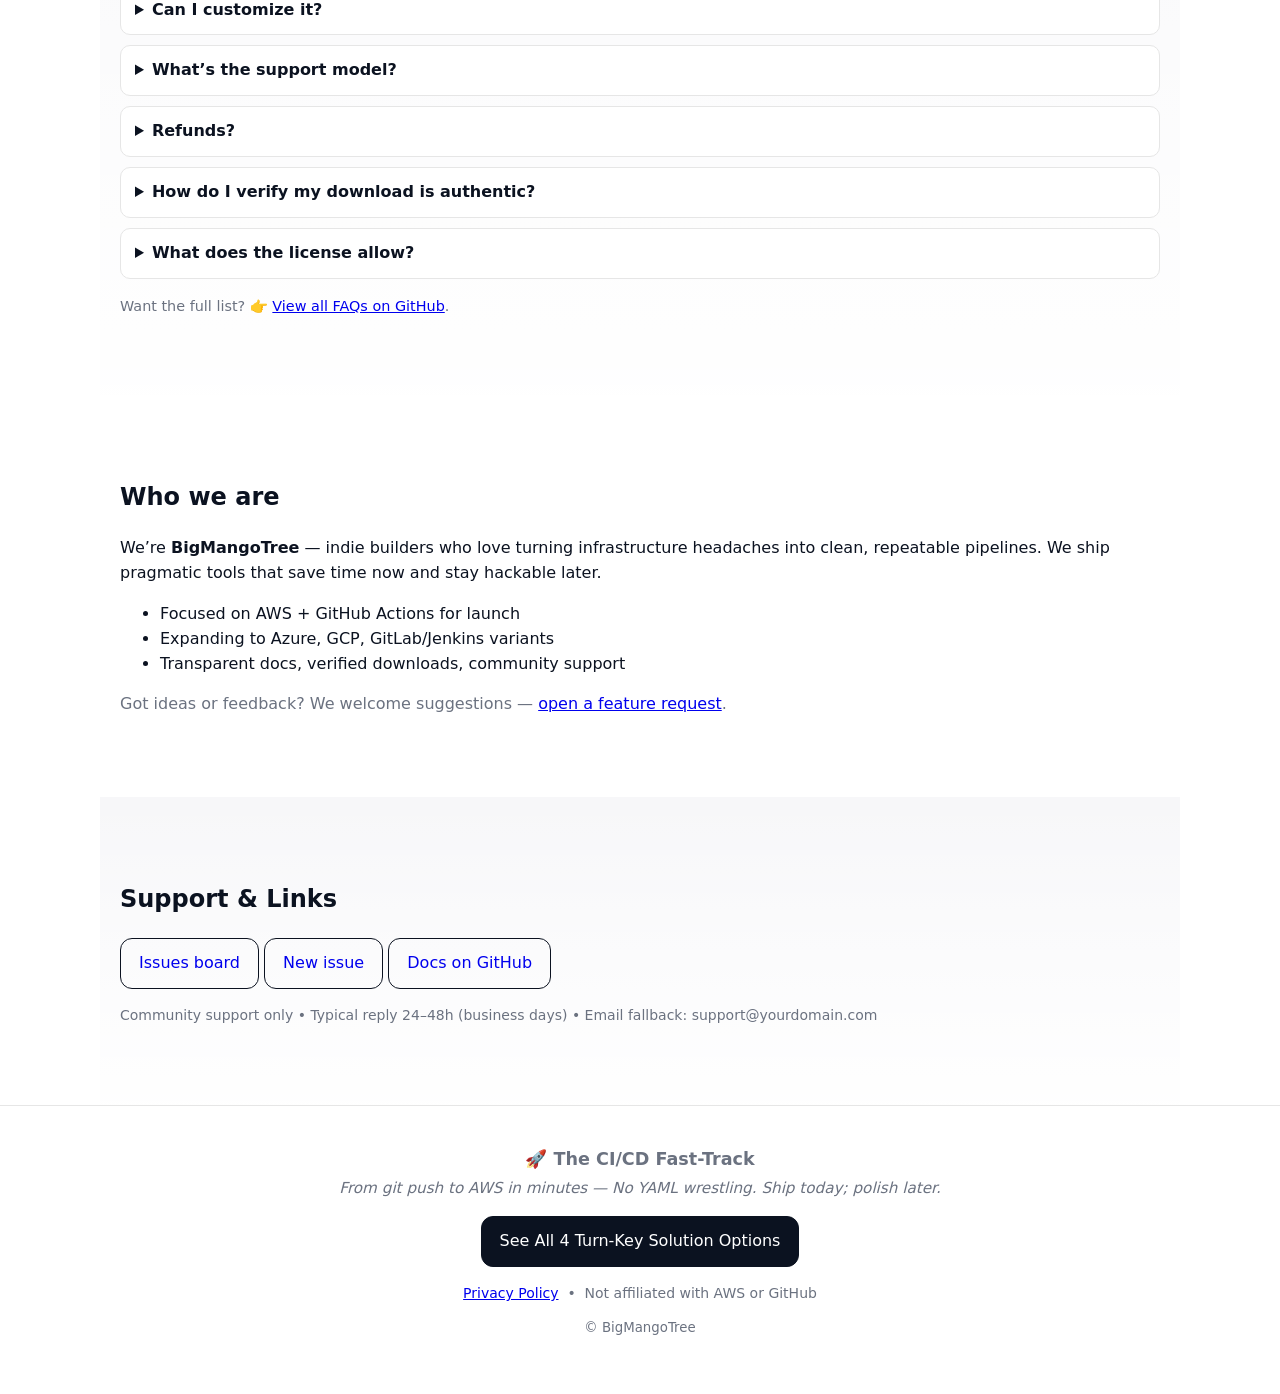
<file: WIP_index.html>
<!doctype html>
<html lang="en">
<head>
  <meta charset="utf-8" />
  <title>The CI/CD Fast-Track • Turn-Key GitHub Actions for AWS</title>
  <meta name="viewport" content="width=device-width, initial-scale=1" />
  <meta name="description" content="From git push to AWS in minutes — No YAML wrestling. Ship today; polish later." />
  <link rel="canonical" href="https://bigmangotree.github.io/index.html" />
  <style>
    :root{
      --ink:#0b1220; --muted:#6b7280; --line:#e6e6e6; --bg:#ffffff; --bg-alt:#f7f7f9; --accent:#0b1220;
      --radius:12px;
      --hero-grad: linear-gradient(120deg, #eff6ff 0%, #f5f3ff 50%, #fdf2f8 100%);
      --section-grad: linear-gradient(180deg, rgba(255,255,255,0) 0%, rgba(255,255,255,.6) 60%, rgba(255,255,255,.95) 100%);
    }
    *{box-sizing:border-box}
    body{font-family:system-ui,-apple-system,Segoe UI,Roboto,Inter,Arial,sans-serif;line-height:1.55;margin:0;color:var(--ink);background:var(--bg)}
    header,section{padding:64px 20px;max-width:1080px;margin:0 auto;position:relative}
    /* Alternating section backgrounds + subtle gradient overlay for even sections */
    section:nth-of-type(odd){background:var(--bg)}
    section:nth-of-type(even){
      background: var(--bg-alt);
      background-image: var(--section-grad);
      background-blend-mode: lighten;
    }
    nav{position:sticky;top:0;z-index:10;background:#fff;border-bottom:1px solid var(--line);display:flex;gap:16px;align-items:center;padding:12px 20px}
    nav a{text-decoration:none;color:var(--ink);font-weight:500}
    .btn{display:inline-block;padding:12px 18px;border-radius:12px;border:1px solid var(--accent);text-decoration:none}
    .btn.primary{background:var(--accent);color:#fff}
    .btn.ghost{background:transparent;color:var(--ink)}
    .grid{display:grid;gap:18px}
    .grid.cols-2{grid-template-columns:repeat(auto-fit,minmax(280px,1fr))}
    .grid.cols-3{grid-template-columns:repeat(auto-fit,minmax(260px,1fr))}
    table{width:100%;border-collapse:collapse;margin-top:14px;background:#fff;border-radius:12px;overflow:hidden}
    th,td{border:1px solid var(--line);padding:10px;text-align:left;vertical-align:top}
    th{background:#fafafa}
    .card{border:1px solid var(--line);border-radius:var(--radius);padding:18px;background:#fff}
    .pill{display:inline-block;padding:4px 10px;border-radius:999px;border:1px solid var(--line);font-size:12px;color:var(--muted);background:#fff}
    .muted{color:var(--muted)}
    footer{padding:40px 20px;text-align:center;color:var(--muted);border-top:1px solid var(--line)}
    details{border:1px solid var(--line);border-radius:10px;padding:12px 14px;margin:10px 0;background:#fff}
    details summary{cursor:pointer;font-weight:600}
    code{background:#f6f7f9;padding:2px 6px;border-radius:6px}
    .hero h1{font-size:36px;margin:12px 0}
    .hero p.lead{font-size:18px;margin:8px 0 18px}
    /* Hero gradient background + image placeholder */
    .hero-wrap{background:var(--hero-grad);background-size:cover;background-position:center}
    .hero-wrap::after{
      content:"";position:absolute;inset:0;pointer-events:none;
      background:linear-gradient(180deg, rgba(255,255,255,0) 0%, rgba(255,255,255,.4) 60%, rgba(255,255,255,.9) 100%);
    }
    .corner-note{
      position:absolute;right:20px;top:14px;font-size:12px;color:var(--muted);background:rgba(255,255,255,.7);
      padding:6px 10px;border-radius:8px;border:1px solid var(--line);backdrop-filter:saturate(1.2) blur(4px)
    }
    /* Scroll to top button */
      
    #scrollTopBtn {
      display: none;              /* Hidden by default */
      position: fixed;            /* Fixed position */
      bottom: 30px;               /* 30px from bottom */
      right: 30px;                /* 30px from right */
      z-index: 99;                /* On top of other elements */
      font-size: 20px;            /* Arrow size */
      border: none;
      outline: none;
      background-color: #333;     /* Dark round button */
      color: white;
      cursor: pointer;
      padding: 12px 19px;
      border-radius: 50%;         /* Makes it round */
      box-shadow: 0 2px 6px rgba(0,0,0,0.3);
      transition: background 0.3s, transform 0.2s;
    }

    #scrollTopBtn:hover {
      background-color: #555;
      transform: scale(1.1);
    }
    /* Modal */
    .modal-overlay {
      position: fixed; inset: 0; display: none;
      background: rgba(15, 18, 25, 0.5);
      align-items: center; justify-content: center;
      padding: 20px; z-index: 1000;
    }
    .modal-overlay[aria-hidden="false"] { display: flex; }

    .modal-dialog {
      background: #fff; border: 1px solid var(--line);
      border-radius: 14px; max-width: 720px; width: 100%;
      box-shadow: 0 10px 30px rgba(0,0,0,.15);
      padding: 20px 20px 16px;
      position: relative;
    }
    .modal-close {
      position: absolute; top: 10px; right: 10px;
      border: 1px solid var(--line); background: #fff; color: var(--ink);
      border-radius: 10px; padding: 6px 10px; cursor: pointer;
    }
    .modal-content p { margin: 10px 0 12px; }
    .modal-content ul { margin: 6px 0 12px 18px; }

    .variants-grid {
      gap: 24px;
    }
    .product-card {
      background: linear-gradient(135deg, #f9fafb, #eef2f7);
      border: 1px solid #ddd;
      border-radius: 12px;
      padding: 18px;
      box-shadow: 0 4px 12px rgba(0,0,0,0.08);
      display: flex;
      flex-direction: column;
      justify-content: space-between;
      transition: transform 0.2s ease;
    }
    .product-card:hover {
      transform: translateY(-4px);
    }
    .product-img {
      width: 100%;
      height: 140px;
      object-fit: cover;
      border-radius: 8px;
      margin-bottom: 12px;
    }
    .highlight-card {
      background: linear-gradient(135deg, #1e3a8a, #3b82f6);
      color: #fff;
      border: 3px solid #2563eb;
    }
    .highlight-card .muted {
      color: #cbd5e1 !important;
    }
    .highlight-card a.btn.primary {
      background: #fff;
      color: #1e3a8a;
    }
  </style>

</head>
<body>
 <nav style="display:flex; align-items:center; justify-content:space-between; gap:20px;">
  <!-- Logo placeholder -->
  <a href="#hero" style="display:inline-block;">
    <img src="images/bigmangotree-logo.png" alt="BigMangoTree Logo" style="height:66px; width:auto; max-width:190px;">
  </a>

  <!-- Links -->
  <div style="display:flex; gap:16px; align-items:center;">
    <a href="#value">Why</a>
    <a href="#steps">How</a>
    <a href="#variants">Variants</a>
    <a href="#compare">Compare</a>
    <a href="#demo">Demo</a>
    <a href="#faq">FAQ</a>
    <a href="#who">Who we are</a>
    <a href="#support">Support</a>
  </div>
</nav>
  <!-- HERO (gradient background) -->
  <div class="hero-wrap">
    <header id="hero" class="hero">
      <span class="corner-note">Not affiliated with AWS or GitHub</span>
      <span class="pill">BigMangoTree</span>
      <h1>🚀 The CI/CD Fast-Track: Turn-Key GitHub Actions for AWS</h1>
      <p class="lead">From <code>git push</code> to AWS in minutes — No YAML wrestling. Ship today; polish later.</p>
      <p>
        <a class="btn primary" href="GUMROAD_20_FLASK?utm_source=site&utm_medium=hero&utm_campaign=launch_v1&utm_content=flask20">Buy $20 Flask</a>
        <a class="btn ghost" href="#variants">See all variants</a>
      </p>
  <p class="muted" style="font-size:14px">
    Checksum included • Community support • 
    7-day refund (Quickstart + logs)
    <sup 
      id="open-refund-policy" data-modal-open="#refund-modal"
      title="Terms and conditions apply. Click to view details."
      style="cursor:pointer; color:#d9534f; font-weight:bold;"
    >*</sup>
  </p>
    </header>
  </div>

  <!-- WHY / VALUE -->
  <section id="value">
    <h2>Why Fast-Track?</h2>
    <div class="grid cols-3">
      <div class="card">
        <strong>Ship first, refine later</strong>
        <p class="muted" style="margin:8px 0 0">
          A working pipeline in minutes. Read the code and tune it when you’re ready.
        </p>
      </div>
      <div class="card">
        <strong>Practical defaults</strong>
        <p class="muted" style="margin:8px 0 0">
          EC2 + Nginx/Gunicorn, pinned Terraform, reproducible GitHub Actions—no hidden magic.
        </p>
      </div>
      <div class="card">
        <strong>Time well spent</strong>
        <p class="muted" style="margin:8px 0 0">
          Skip YAML/IAM rabbit holes. Focus on your app, not the plumbing.
        </p>
      </div>
      <div class="card">
        <strong>Secure purchase</strong>
        <p class="muted" style="margin:8px 0 0">
          Buy via Gumroad, instant download, verified checksums for integrity.
        </p>
      </div>
      <div class="card">
        <strong>Clear expectations</strong>
        <p class="muted" style="margin:8px 0 0">
          Community support. 7-day refund if Quickstart can’t be completed (with logs). <a href="#" id="open-refund-policy" style="text-decoration:underline">Refund Policy</a>.
        </p>
      </div>
   
      <div class="card">
        <strong>Mod-friendly</strong>
        <p class="muted" style="margin:8px 0 0">
          Plain Terraform + Actions. Change instance types, steps, AMIs—make it yours.
        </p>
      </div>
    </div>
  </section>

 <!-- HOW IT WORKS -->
  <section id="steps" style="display:flex; align-items:flex-start; gap:24px; max-width:960px; margin:auto;">
    
    <!-- Left column: Image -->
    <div style="flex:1; min-width:280px;">
      <img src="images/placeholder.png" alt="How it works diagram" style="width:100%; border-radius:8px; box-shadow:0 2px 6px rgba(0,0,0,0.2);">
    </div>

    <!-- Right column: Text -->
    <div style="flex:2;">
      <h2>How it works (3 steps)</h2>
      <p class="muted" style="max-width:720px">
        <strong>Ship today; polish later.</strong> Get it live fast, then iterate—nothing in this repo locks you in.
      </p>
      <ol>
        <li><strong>Spin up EC2</strong> with the setup script.</li>
        <li><strong>Add GitHub secrets</strong> (AWS keys, region).</li>
        <li><strong>Push to</strong> <code>main</code> — the pipeline builds and deploys to a public URL.</li>
      </ol>
    </div>

  </section>

  <section id="variants">
  <h2>Choose your Fast-Track pipeline</h2>
  <div class="grid cols-2 variants-grid">
    
    <!-- $20 HTML -->
    <div class="card product-card">
      <img src="images/placeholder.png" alt="HTML $20 pipeline" class="product-img">
      <h3>$20 — The CI/CD Fast-Track: HTML to AWS Lightsail <span class="muted">(GitHub Actions Edition)</span></h3>
      <ul>
        <li>Static site → Nginx on Lightsail/EC2</li>
        <li>Push-to-deploy workflow + Quickstart</li>
      </ul>
      <p><a class="btn primary" href="GUMROAD_20_HTML?utm_source=site&utm_medium=variants&utm_campaign=launch_v1&utm_content=html20">Buy $20 HTML</a></p>
    </div>

    <!-- $20 Flask -->
    <div class="card product-card">
      <img src="images/placeholder.png" alt="Flask $20 pipeline" class="product-img">
      <h3>$20 — The CI/CD Fast-Track: Python to AWS EC2 <span class="muted">(GitHub Actions Edition)</span></h3>
      <ul>
        <li>Flask demo → EC2 with Gunicorn + Nginx</li>
        <li>Push-to-deploy workflow + Quickstart</li>
      </ul>
      <p><a class="btn primary" href="GUMROAD_20_FLASK?utm_source=site&utm_medium=variants&utm_campaign=launch_v1&utm_content=flask20">Buy $20 Flask</a></p>
    </div>

    <!-- $50 HTML (highlighted) -->
    <div class="card product-card highlight-card">
      <img src="images/placeholder.png" alt="HTML $50 pipeline" class="product-img">
      <h3>$50 — The CI/CD Fast-Track: HTML + Terraform to AWS EC2 <span class="muted">(GitHub Actions Edition)</span></h3>
      <ul>
        <li>Multi-env Terraform (Dev auto; Staging/Prod manual)</li>
        <li>Destroy workflow + CI caching</li>
      </ul>
      <p><a class="btn primary" href="GUMROAD_50_HTML?utm_source=site&utm_medium=variants&utm_campaign=launch_v1&utm_content=html50">Buy $50 HTML</a></p>
    </div>

    <!-- $50 Flask -->
    <div class="card product-card">
      <img src="images/placeholder.png" alt="Flask $50 pipeline" class="product-img">
      <h3>$50 — The CI/CD Fast-Track: Terraform &amp; Python to EC2 <span class="muted">(GitHub Actions Edition)</span></h3>
      <ul>
        <li>Multi-env Terraform (Dev auto; Staging/Prod manual)</li>
        <li>Dockerized build + promotion scripts</li>
      </ul>
      <p><a class="btn primary" href="GUMROAD_50_FLASK?utm_source=site&utm_medium=variants&utm_campaign=launch_v1&utm_content=flask50">Buy $50 Flask</a></p>
    </div>

  </div>
</section>



  <!-- COMPARISON -->
  <section id="compare">
    <h2>Turn-Key Options Compared</h2>
    <table>
      <tr>
        <th>Feature</th>
        <th>$20 HTML</th>
        <th>$20 Flask</th>
        <th>$50 HTML</th>
        <th>$50 Flask</th>
      </tr>
      <tr>
        <td>Ideal for</td>
        <td>Best for launching a quick static site or portfolio with CI/CD in an afternoon.</td>
        <td>Perfect for a simple Flask app or weekend project that needs easy push-to-deploy.</td>
        <td>Great for teams wanting staged environments (Dev/Stage/Prod) for real projects or client work.</td>
        <td>Best for hackathon winners who don’t want their Flask prototype to die on Monday.</td>
      </tr>
      <tr>
        <td>Quickstart CI/CD</td>
        <td>✅</td><td>✅</td><td>✅</td><td>✅</td>
      </tr>
      <tr>
        <td>Deploy Target</td>
        <td>Lightsail</td><td>EC2</td><td>EC2+Terraform</td><td>EC2+Terraform</td>
      </tr>
      <tr>
        <td>Manual Deploy (Stage/Prod)</td>
        <td>❌</td><td>❌</td><td>✅</td><td>✅</td>
      </tr>
      <tr>
        <td>Docker Workflow</td>
        <td>❌</td><td>❌</td><td>✅</td><td>✅</td>
      </tr>
      <tr>
        <td>Mock Test Script</td>
        <td>✅</td><td>✅</td><td>✅</td><td>✅</td>
      </tr>
      <tr>
        <td>Terraform Guardrails</td>
        <td>❌</td><td>❌</td><td>✅</td><td>✅</td>
      </tr>
    </table>
    <p class="muted">Need simple deploys? Pick $20. Need multi-env repeatability and speed? Pick $50.</p>
  </section>

  <!-- DEMO -->
  <section id="demo">
    <h2>Watch it ship (2 minutes)</h2>
    <div style="position:relative;padding-top:56.25%">
      <iframe src="https://www.youtube.com/embed/VIDEO_ID"
              title="BigMangoTree CI/CD Fast-Track Demo"
              style="position:absolute;top:0;left:0;width:100%;height:100%;border:0"
              allowfullscreen></iframe>
    </div>
    <p class="muted">Uncut run: push → Actions → live URL.</p>
  </section>


<!-- FAQ -->
<section id="faq">
  <h2>FAQ</h2>

  <details><summary>What’s the difference between $20 and $50?</summary>
    <p>$20 = single-env push-to-deploy (HTML or Flask).  
    $50 = multi-env (Dev auto + manual Staging/Prod), Terraform guardrails, destroy workflow, caching.  
    Flask Pro adds Docker build + promotion scripts.</p>
  </details>

  <details><summary>Can I upgrade from $20 to $50 later?</summary>
    <p>Yes. Replace the $20 workflows with the $50 set and follow the Quickstart.  
    Your infra state can stay; you mainly swap CI steps (test on a new branch first).</p>
  </details>

  <details><summary>What are the prerequisites?</summary>
    <p>Each product has slightly different prerequisites.  
    <mark>TODO: Update this section with exact versions and AWS services once final.</mark></p>

    <table>
      <tr>
        <th>Prerequisite</th>
        <th>$20 HTML</th>
        <th>$20 Flask</th>
        <th>$50 HTML</th>
        <th>$50 Flask</th>
      </tr>
      <tr>
        <td>AWS Account + IAM Credentials</td>
        <td>✅</td><td>✅</td><td>✅</td><td>✅</td>
      </tr>
      <tr>
        <td>GitHub Repo (Actions enabled)</td>
        <td>✅</td><td>✅</td><td>✅</td><td>✅</td>
      </tr>
      <tr>
        <td>Terraform Installed</td>
        <td>❌</td><td>❌</td><td>✅ (pinned version)</td><td>✅ (pinned version)</td>
      </tr>
      <tr>
        <td>Python 3.10+ (local optional)</td>
        <td>N/A</td><td>✅</td><td>N/A</td><td>✅</td>
      </tr>
      <tr>
        <td>Docker (for builds)</td>
        <td>❌</td><td>❌</td><td>❌</td><td>✅</td>
      </tr>
    </table>
  </details>

  <details><summary>Can I customize it?</summary>
    <p>Absolutely. You’re licensed to modify for your own projects: edit variables (region, instance type), add steps (linters/tests), swap AMIs, or extend the pipeline.</p>
  </details>

  <details><summary>What’s the support model?</summary>
    <p>Community support only. If AWS/GitHub changes break a script, open a GitHub Issue with logs—we’ll patch.  
    No 1:1 consulting or SLAs included.</p>
  </details>

  <details><summary>Refunds?</summary>
    <p>We want you to succeed. If you can’t complete the Quickstart within 7 days and share relevant logs/errors, you qualify for a refund.  
     <a href="#" data-modal-open="#refund-modal"> Read full Refund Policy →</a></p>
    
  </details>

  <details><summary>How do I verify my download is authentic?</summary>
    <p>Each ZIP includes <code>checksums.txt</code> (SHA-256). Compare against your file:</p>
    <ul>
      <li><strong>macOS/Linux:</strong> <code>shasum -a 256 file.zip</code></li>
      <li><strong>Windows (PowerShell):</strong> <code>Get-FileHash file.zip -Algorithm SHA256</code></li>
    </ul>
  </details>

  <details><summary>What does the license allow?</summary>
    <p>You can use and modify internally for your projects/teams.  
    Redistribution/resale is not permitted. See LICENSE.md for full terms.</p>
  </details>

  <p class="muted" style="margin-top:16px; font-size:0.9em;">
    Want the full list? 👉 <a href="https://github.com/BigMangoTree/faq.md" target="_blank" rel="noopener">View all FAQs on GitHub</a>.
  </p>
</section>

<!-- WHO WE ARE -->
  <section id="who" class="alt-bg">
    <h2>Who we are</h2>
    <p>
      We’re <strong>BigMangoTree</strong> — indie builders who love turning infrastructure headaches into clean, repeatable pipelines. 
      We ship pragmatic tools that save time now and stay hackable later.
    </p>

    <ul>
      <li>Focused on AWS + GitHub Actions for launch</li>
      <li>Expanding to Azure, GCP, GitLab/Jenkins variants</li>
      <li>Transparent docs, verified downloads, community support</li>
    </ul>

    <p class="muted" style="margin-top:12px">
      Got ideas or feedback? We welcome suggestions — <a href="https://github.com/YOUR_REPO/feature-requests" target="_blank" rel="noopener">open a feature request</a>.
    </p>
  </section>

  <!-- SUPPORT -->
  <section id="support">
    <h2>Support & Links</h2>
    <p>
      <a class="btn" href="https://github.com/your-org/your-repo/issues">Issues board</a>
      <a class="btn" href="https://github.com/your-org/your-repo/issues/new/choose">New issue</a>
      <a class="btn" href="https://github.com/your-org/your-repo">Docs on GitHub</a>
    </p>
    <p class="muted" style="font-size:14px">Community support only • Typical reply 24–48h (business days) • Email fallback: support@yourdomain.com</p>
  </section>

 <button id="scrollTopBtn" title="Go to top">↑</button>
<footer>
  <div style="margin-bottom:16px; text-align:center;">
    <h3 style="margin:0; font-size:1.1em;">🚀 The CI/CD Fast-Track</h3>
    <p style="margin:4px 0; font-size:0.95em; font-style:italic;">
      From git push to AWS in minutes — No YAML wrestling. Ship today; polish later.
    </p>
  </div>

  <p style="text-align:center; margin:16px 0;">
    <a class="btn primary" href="#variants">See All 4 Turn-Key Solution Options</a>
  </p>

  <p class="muted" style="font-size:14px; margin:10px 0; text-align:center;">
    <a href="#" id="open-privacy" style="text-decoration:underline">Privacy Policy</a>
    &nbsp;•&nbsp; Not affiliated with AWS or GitHub
  </p>

  <p style="text-align:center; margin-top:10px;">
    <small class="muted">© BigMangoTree</small>
  </p>
</footer>
<!-- Privacy Policy Modal -->
<div id="privacy-modal" class="modal-overlay" aria-hidden="true" role="dialog" aria-labelledby="privacy-title">
  <div class="modal-dialog" role="document">
    <button class="modal-close" data-modal-close aria-label="Close">✕</button>
    <h3 id="privacy-title" style="margin-top:0">Privacy Policy</h3>
    <div class="muted" style="font-size:14px;margin-bottom:12px">Effective: 20 Aug 2025</div>

    <div class="modal-content">
      <p>
        This site (<strong>bigmangotree.github.io</strong>) is a static website with no backend or user accounts. 
        We don’t collect personal details such as names, emails, or payment information here. 
      </p>
      <p>
        We do use <strong>Google Analytics</strong> to measure general traffic patterns 
        (for example: page views, referral sources, device/browser type). 
        This helps us understand how the site is used and improve it over time. 
      </p>
      <p>
        Data collected through Google Analytics is processed by Google and may include your IP address. 
        We don’t sell or share this data with anyone else. 
        You can learn more in 
        <a href="https://policies.google.com/privacy" target="_blank" rel="noopener">Google’s Privacy Policy</a> 
        or opt out via the 
        <a href="https://tools.google.com/dlpage/gaoptout" target="_blank" rel="noopener">Google Analytics Opt-Out</a> tool. 
      </p>
      <p>
        By using this site, you agree to this limited use of analytics. 
      </p>

      <p><strong>Payments & downloads.</strong> Purchases and file delivery are handled by <em>Gumroad</em>. Any information you provide at checkout is processed under <em>Gumroad’s</em> terms and privacy policy. We do not receive your full payment details.</p>

      <p><strong>Support.</strong> If you open a ticket on <em>GitHub Issues</em>, your post (including any logs you share) is public on GitHub. If you email us, we only use your message to reply and provide support; we do not sell, rent, or share it with third parties.</p>

      <p><strong>No resale of data.</strong> We do not sell or broker any personal information—ever.</p>

      <p><strong>Future changes.</strong> If we add optional analytics or additional features later, we’ll update this policy and note the change date.</p>

      <p class="muted" style="font-size:12px">
        Questions? Contact: <a href="mailto:support@yourdomain.com">support@yourdomain.com</a>
      </p>
    </div>
  </div>
</div>
<!-- Refund Policy Modal -->
<div id="refund-modal" class="modal-overlay" aria-hidden="true" role="dialog" aria-labelledby="refund-title">
  <div class="modal-dialog" role="document">
    <button class="modal-close" data-modal-close aria-label="Close">✕</button>
    <h3 id="refund-title" style="margin-top:0">Refund Policy</h3>
    <div class="muted" style="font-size:14px;margin-bottom:12px">
      Effective for all CI/CD Fast-Track products sold via Gumroad.
    </div>

    <div class="modal-content">
      <p><strong>Window.</strong> Refunds are available within <strong>7 calendar days</strong> of purchase (based on the Gumroad receipt timestamp).</p>

      <p><strong>Eligibility.</strong> Refunds apply only if you are <em>unable to complete the documented Quickstart</em> after following the steps as written and using supported platforms/versions.</p>

      <p><strong>What to include.</strong> To request a refund, provide:
      <ul>
        <li>Gumroad <strong>order ID</strong> and purchaser email</li>
        <li><strong>SKU/variant</strong> (e.g., $20 HTML / $50 Flask)</li>
        <li><strong>Environment details</strong>: AWS region, Terraform version, GitHub runner OS</li>
        <li>Link to the <strong>failing GitHub Actions run</strong> and relevant <strong>logs/screenshots</strong> (no secrets)</li>
        <li><strong>Checksum verification</strong> confirming your ZIP matches <code>checksums.txt</code></li>
      </ul>
      </p>

      <p><strong>Exclusions (not refundable).</strong>
      <ul>
        <li>Incorrect or missing AWS credentials/permissions, region quotas, or local/network restrictions</li>
        <li>Deviations from the Quickstart (modified workflows/infra beyond documented variables)</li>
        <li>Third-party outages or changes outside our control</li>
        <li>Buyer’s remorse, cost concerns, or incompatibility with unsupported stacks</li>
      </ul>
      </p>

      <p><strong>Process.</strong> Open a GitHub Issue or email support with the above details. We’ll respond within <strong>24–48 business hours</strong> to help diagnose. If we confirm a product defect preventing Quickstart completion, we will issue a full refund via Gumroad; otherwise we’ll provide guidance to resolve the issue. Final eligibility is determined at our discretion.</p>

      <p><strong>After a refund.</strong> Your license is revoked for the refunded SKU; please delete all copies. One refund per customer per SKU.</p>

      <p class="muted" style="font-size:12px">Note: Gumroad processes the refund to your original payment method once we approve it.</p>
    </div>
  </div>
</div>
<script>
  (function () {
    const ACTIVE_CLASS = 'is-open';
    let lastTrigger = null;

    function openModal(modal, trigger) {
      if (!modal) return;
      lastTrigger = trigger || null;
      modal.setAttribute('aria-hidden', 'false');
      modal.classList.add(ACTIVE_CLASS);

      // Focus first close button for accessibility
      const closeBtn = modal.querySelector('[data-modal-close], .modal-close');
      if (closeBtn) closeBtn.focus();

      document.addEventListener('keydown', onEsc);
      modal.addEventListener('click', onBackdrop);
    }

    function closeModal(modal) {
      if (!modal) return;
      modal.setAttribute('aria-hidden', 'true');
      modal.classList.remove(ACTIVE_CLASS);

      document.removeEventListener('keydown', onEsc);
      modal.removeEventListener('click', onBackdrop);

      if (lastTrigger && typeof lastTrigger.focus === 'function') {
        try { lastTrigger.focus(); } catch (e) {}
      }
      lastTrigger = null;
    }

    function onEsc(e) {
      if (e.key === 'Escape') {
        const open = document.querySelector('.modal-overlay[aria-hidden="false"]');
        if (open) closeModal(open);
      }
    }

    function onBackdrop(e) {
      if (e.target.classList && e.target.classList.contains('modal-overlay')) {
        closeModal(e.target);
      }
    }

    // Generic open/close (event delegation)
    document.addEventListener('click', function (e) {
      const openEl = e.target.closest('[data-modal-open]');
      if (openEl) {
        e.preventDefault();
        const selector = openEl.getAttribute('data-modal-open');
        const modal = document.querySelector(selector);
        openModal(modal, openEl);
        return;
      }

      const closeEl = e.target.closest('[data-modal-close]');
      if (closeEl) {
        e.preventDefault();
        const modal = e.target.closest('.modal-overlay');
        if (modal) closeModal(modal);
      }
    });

    // Backward-compat with your existing IDs
    const legacyMap = [
      { triggerId: 'open-privacy', modalSel: '#privacy-modal' },
      { triggerId: 'open-refund-policy', modalSel: '#refund-modal' }
    ];
    legacyMap.forEach(({ triggerId, modalSel }) => {
      const t = document.getElementById(triggerId);
      if (t) {
        t.addEventListener('click', function (ev) {
          ev.preventDefault();
          openModal(document.querySelector(modalSel), t);
        });
      }
    });
  })();
</script>
<script>
  // Get the button
  const scrollTopBtn = document.getElementById("scrollTopBtn");

  // Show button when user scrolls down 200px
  window.onscroll = function() {
    if (document.body.scrollTop > 200 || document.documentElement.scrollTop > 200) {
      scrollTopBtn.style.display = "block";
    } else {
      scrollTopBtn.style.display = "none";
    }
  };

  // When user clicks, scroll smoothly to top
  scrollTopBtn.onclick = function() {
    window.scrollTo({ top: 0, behavior: 'smooth' });
  };
</script>
</body>
</html>
</file>
<file: styles/main.css>
/* ============================================
   CSS VARIABLE SYSTEM - Complete Foundation
   ============================================ */
:root {
  /* Brand Colors */
  --brand-primary: #10B981;
  --brand-secondary: #059669;
  --brand-accent: #34D399;
  --brand-ninja: #1F2937;
  
  /* Backgrounds */
  --bg-primary: #ffffff;
  --bg-secondary: #f9fafb;
  --bg-alt: #f8fafc;
  --gradient-hero: linear-gradient(135deg, #f0fdf4 0%, #ecfdf5 50%, #d1fae5 100%);
  
  /* Text Colors */
  --text-primary: #111827;
  --text-secondary: #6b7280;
  --text-inverse: #ffffff;
  --text-nav: #FDBE02;
  
  /* Spacing */
  --space-xs: 0.5rem;
  --space-sm: 1rem;
  --space-md: 1.5rem;
  --space-lg: 2rem;
  --space-xl: 3rem;
  --space-2xl: 4rem;
  --space-section: 6rem;
  --container-width: 1200px;
  
  /* Typography */
  --font-size-sm: 0.875rem;
  --font-size-base: 1rem;
  --font-size-lg: 1.125rem;
  --font-size-xl: 1.25rem;
  --font-size-2xl: 1.5rem;
  --font-size-3xl: 1.875rem;
  --font-size-hero: 3.5rem;
  
  /* Effects */
  --border-radius: 16px;
  --shadow-sm: 0 1px 3px rgba(0, 0, 0, 0.1);
  --shadow-md: 0 4px 12px rgba(0, 0, 0, 0.1);
  --shadow-lg: 0 20px 40px rgba(0, 0, 0, 0.1);
  --border-color: #e5e7eb;
}

/* Reset */
* {
  margin: 0;
  padding: 0;
  box-sizing: border-box;
}

body {
  font-family: -apple-system, BlinkMacSystemFont, 'Segoe UI', Roboto, sans-serif;
  line-height: 1.6;
  color: var(--text-primary);
  background: var(--bg-primary);
  padding-top: 80px; /* Account for fixed header */
}

/* Layout */
.layout-container {
  max-width: var(--container-width);
  margin: 0 auto;
  padding: 0 var(--space-md);
}

.layout-section {
  padding: var(--space-section) 0;
}

.layout-section--alt {
  background: var(--bg-alt);
}

.layout-section--hero {
  background: var(--gradient-hero);
  min-height: 100vh;
  display: flex;
  align-items: center;
  position: relative;
  padding-top: 0;
}

.layout-grid {
  display: grid;
  gap: var(--space-2xl);
}

.layout-grid--2col {
  grid-template-columns: repeat(auto-fit, minmax(500px, 1fr));
  align-items: center;
}

.layout-grid--3col {
  grid-template-columns: repeat(auto-fit, minmax(300px, 1fr));
}

/* Header */
.header-main {
  position: fixed;
  top: 0;
  width: 100%;
  background: rgba(255, 255, 255, 0.95);
  backdrop-filter: blur(10px);
  border-bottom: 1px solid var(--border-color);
  z-index: 1000;
  padding: var(--space-sm) 0;
}

.nav-container {
  display: flex;
  justify-content: space-between;
  align-items: center;
}

.nav-brand {
  display: flex;
  align-items: center;
  gap: var(--space-xs);
  text-decoration: none;
  font-size: var(--font-size-xl);
  font-weight: 700;
  color: var(--text-nav);
}

.nav-brand__logo {
  height: 40px;
  width: auto;
}

.nav-menu {
  display: flex;
  list-style: none;
  gap: var(--space-lg);
  align-items: center;
}

.nav-link {
  color: var(--text-nav);
  text-decoration: none;
  font-weight: 500;
  transition: opacity 0.2s ease;
}

.nav-link:hover {
  opacity: 0.8;
}

/* Hero Section */
.hero-visual-container {
  display: grid;
  grid-template-columns: 1fr 1fr;
  align-items: center;
  gap: var(--space-2xl);
  width: 100%;
  max-width: var(--container-width);
  margin: 0 auto;
  padding: 0 var(--space-md);
}

.hero-content {
  z-index: 3;
  position: relative;
}

.hero-badge {
  display: inline-block;
  background: rgba(255, 255, 255, 0.9);
  color: var(--brand-primary);
  padding: var(--space-xs) var(--space-md);
  border-radius: 50px;
  font-size: var(--font-size-sm);
  font-weight: 600;
  margin-bottom: var(--space-lg);
  border: 1px solid var(--border-color);
}

.hero-title {
  font-size: var(--font-size-hero);
  font-weight: 800;
  line-height: 1.1;
  color: var(--text-primary);
  margin-bottom: var(--space-lg);
}

.hero-subtitle {
  font-size: var(--font-size-xl);
  color: var(--text-secondary);
  line-height: 1.6;
  margin-bottom: var(--space-2xl);
  max-width: 500px;
}

.hero-actions {
  display: flex;
  gap: var(--space-md);
  margin-bottom: var(--space-xl);
}

/* Hero Visual */
.hero-visual-area {
  position: relative;
  width: 400px;
  height: 400px;
  justify-self: end;
}

.hero-visual-accent {
  position: absolute;
  bottom: 20px;
  left: -50px;
  width: 200px;
  height: 200px;
  background: var(--brand-accent);
  border-radius: 50%;
  opacity: 0.3;
  z-index: 1;
}

.hero-visual-bg {
  position: absolute;
  top: 0;
  right: 0;
  width: 320px;
  height: 320px;
  background: var(--brand-ninja);
  border-radius: var(--border-radius);
  transform: rotate(15deg);
  z-index: 2;
}

.hero-visual-main {
  position: absolute;
  top: 50px;
  right: 30px;
  width: 280px;
  height: 280px;
  background: rgba(255, 255, 255, 0.95);
  border: 2px solid var(--border-color);
  border-radius: var(--border-radius);
  backdrop-filter: blur(15px);
  display: flex;
  align-items: center;
  justify-content: center;
  z-index: 3;
  transform: rotate(-8deg);
  box-shadow: var(--shadow-lg);
}

.hero-visual {
  width: 300px;
  height: 300px;
  background: var(--brand-primary);
  border-radius: var(--border-radius);
  display: flex;
  align-items: center;
  justify-content: center;
  font-size: 4rem;
  color: var(--text-inverse);
  justify-self: center;
}

/* Buttons */
.btn {
  display: inline-flex;
  align-items: center;
  justify-content: center;
  padding: var(--space-sm) var(--space-lg);
  border-radius: var(--border-radius);
  text-decoration: none;
  font-weight: 600;
  font-size: var(--font-size-base);
  border: 2px solid transparent;
  cursor: pointer;
  transition: all 0.2s ease;
}

.btn--primary {
  background: var(--brand-primary);
  color: var(--text-inverse);
  border-color: var(--brand-primary);
}

.btn--primary:hover {
  background: var(--brand-secondary);
  border-color: var(--brand-secondary);
  transform: translateY(-2px);
}

.btn--secondary {
  background: transparent;
  color: var(--brand-primary);
  border-color: var(--brand-primary);
}

.btn--secondary:hover {
  background: var(--brand-primary);
  color: var(--text-inverse);
}

.btn--outline {
  background: transparent;
  color: var(--text-primary);
  border-color: var(--border-color);
}

.btn--outline:hover {
  background: var(--brand-primary);
  color: var(--text-inverse);
  border-color: var(--brand-primary);
}

/* Sections */
.section-header {
  text-align: center;
  margin-bottom: var(--space-2xl);
}

.section-title {
  font-size: var(--font-size-3xl);
  font-weight: 700;
  margin-bottom: var(--space-md);
  color: var(--text-primary);
}

.section-subtitle {
  font-size: var(--font-size-lg);
  color: var(--text-secondary);
  max-width: 600px;
  margin: 0 auto;
}

/* Cards */
.feature-grid {
  display: grid;
  grid-template-columns: repeat(auto-fit, minmax(300px, 1fr));
  gap: var(--space-lg);
}

.card {
  background: var(--bg-primary);
  border: 1px solid var(--border-color);
  border-radius: var(--border-radius);
  padding: var(--space-xl);
  box-shadow: var(--shadow-sm);
  transition: all 0.3s ease;
}

.card:hover {
  transform: translateY(-4px);
  box-shadow: var(--shadow-lg);
}

.card__icon {
  width: 60px;
  height: 60px;
  background: var(--brand-primary);
  border-radius: 12px;
  display: flex;
  align-items: center;
  justify-content: center;
  margin-bottom: var(--space-md);
  font-size: var(--font-size-xl);
  color: var(--text-inverse);
}

.card__title {
  font-size: var(--font-size-xl);
  font-weight: 600;
  margin-bottom: var(--space-sm);
  color: var(--text-primary);
}

.card__description {
  color: var(--text-secondary);
  line-height: 1.6;
}

.card--product {
  text-align: center;
  overflow: hidden;
}

.card--featured {
  border-color: var(--brand-primary);
  transform: scale(1.02);
}

.card__price {
  background: var(--brand-primary);
  color: var(--text-inverse);
  padding: var(--space-lg) 0;
  font-size: var(--font-size-2xl);
  font-weight: 700;
  margin: calc(var(--space-xl) * -1) calc(var(--space-xl) * -1) var(--space-lg);
}

/* Steps */
.step-list {
  counter-reset: step-counter;
}

.step-item {
  counter-increment: step-counter;
  display: flex;
  align-items: flex-start;
  gap: var(--space-lg);
  margin-bottom: var(--space-xl);
}

.step-item::before {
  content: counter(step-counter);
  width: 50px;
  height: 50px;
  background: var(--brand-primary);
  color: var(--text-inverse);
  border-radius: 50%;
  display: flex;
  align-items: center;
  justify-content: center;
  font-weight: 700;
  font-size: var(--font-size-lg);
  flex-shrink: 0;
}

.step-content h3 {
  font-size: var(--font-size-xl);
  margin-bottom: var(--space-xs);
  color: var(--text-primary);
}

.step-content p {
  color: var(--text-secondary);
}

/* Table */
.table-container {
  background: var(--bg-primary);
  border-radius: var(--border-radius);
  overflow: hidden;
  box-shadow: var(--shadow-sm);
  border: 1px solid var(--border-color);
}

.table {
  width: 100%;
  border-collapse: collapse;
}

.table th {
  background: var(--bg-secondary);
  padding: var(--space-md);
  text-align: left;
  font-weight: 600;
  color: var(--text-primary);
  border-bottom: 1px solid var(--border-color);
}

.table td {
  padding: var(--space-md);
  border-bottom: 1px solid var(--border-color);
  color: var(--text-secondary);
}

.table tr:last-child td {
  border-bottom: none;
}

.table-checkmark {
  color: var(--brand-primary);
  font-weight: 600;
}

/* FAQ */
.faq-container {
  max-width: 800px;
  margin: 0 auto;
}

.faq-item {
  background: var(--bg-primary);
  border: 1px solid var(--border-color);
  border-radius: var(--border-radius);
  margin-bottom: var(--space-md);
  overflow: hidden;
}

.faq-question {
  padding: var(--space-lg);
  cursor: pointer;
  font-weight: 600;
  background: var(--bg-secondary);
  color: var(--text-primary);
  border-bottom: 1px solid var(--border-color);
  transition: background-color 0.2s ease;
}

.faq-question:hover {
  background: var(--brand-primary);
  color: var(--text-inverse);
}

.faq-answer {
  padding: var(--space-lg);
  color: var(--text-secondary);
}

/* Footer */
.footer-main {
  background: var(--text-primary);
  color: var(--text-inverse);
  padding: var(--space-2xl) 0 var(--space-lg);
  text-align: center;
}

.footer-content {
  margin-bottom: var(--space-xl);
}

.footer-title {
  font-size: var(--font-size-2xl);
  margin-bottom: var(--space-md);
}

.footer-links {
  display: flex;
  justify-content: center;
  gap: var(--space-lg);
  margin-bottom: var(--space-lg);
  flex-wrap: wrap;
}

.footer-link {
  color: var(--text-inverse);
  text-decoration: none;
  opacity: 0.8;
  transition: opacity 0.2s ease;
}

.footer-link:hover {
  opacity: 1;
}

/* Scroll Top */
.scroll-top {
  display: none;
  position: fixed;
  bottom: var(--space-lg);
  right: var(--space-lg);
  width: 50px;
  height: 50px;
  background: var(--brand-primary);
  color: var(--text-inverse);
  border: none;
  border-radius: 50%;
  cursor: pointer;
  font-size: var(--font-size-lg);
  box-shadow: var(--shadow-lg);
  transition: all 0.2s ease;
  z-index: 999;
}

.scroll-top:hover {
  transform: scale(1.1);
}

/* Modals */
.modal-overlay {
  position: fixed;
  inset: 0;
  background: rgba(0, 0, 0, 0.5);
  display: none;
  align-items: center;
  justify-content: center;
  z-index: 2000;
  padding: var(--space-md);
}

.modal-overlay[aria-hidden="false"] {
  display: flex;
}

.modal-dialog {
  background: var(--bg-primary);
  border-radius: var(--border-radius);
  max-width: 600px;
  width: 100%;
  box-shadow: var(--shadow-lg);
  padding: var(--space-xl);
  position: relative;
  max-height: 90vh;
  overflow-y: auto;
}

.modal-close {
  position: absolute;
  top: var(--space-md);
  right: var(--space-md);
  background: var(--bg-secondary);
  border: 1px solid var(--border-color);
  border-radius: 50%;
  width: 32px;
  height: 32px;
  cursor: pointer;
  display: flex;
  align-items: center;
  justify-content: center;
}

/* Utilities */
.text-center { text-align: center; }
.text-left { text-align: left; }
.text-secondary { color: var(--text-secondary); }
.mt-lg { margin-top: var(--space-lg); }
.mt-xl { margin-top: var(--space-xl); }
.mb-xl { margin-bottom: var(--space-xl); }

/* Responsive */
@media (max-width: 768px) {
  :root {
    --font-size-hero: 2.5rem;
    --space-section: 4rem;
  }
  
  .nav-menu {
    display: none;
  }
  
  .hero-visual-container {
    grid-template-columns: 1fr;
    text-align: center;
  }
  
  .hero-visual-area {
    justify-self: center;
    order: -1;
  }
  
  .layout-grid--2col {
    grid-template-columns: 1fr;
  }
}

.modal-dialog p {
  margin: 10px 0 12px;
}

.modal-dialog ul {
  margin: 6px 0 12px 18px;
}
</file>
